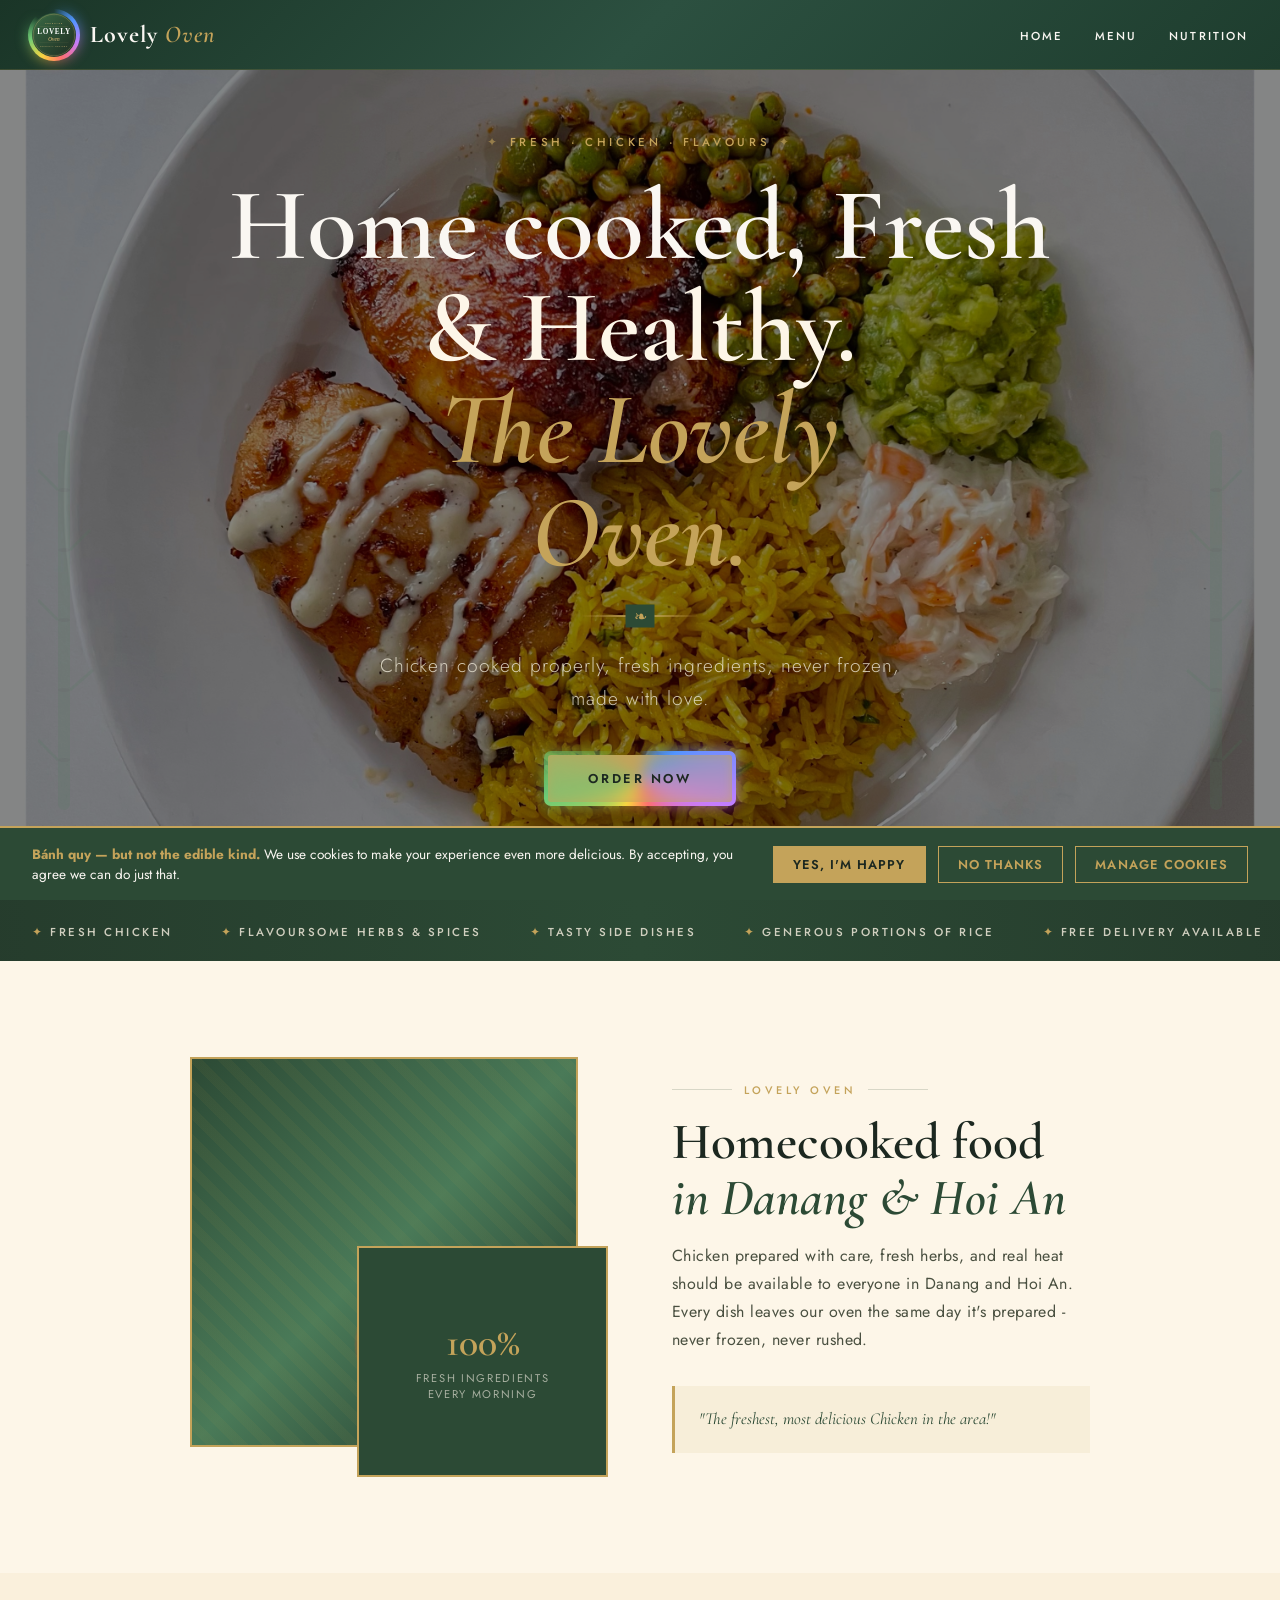
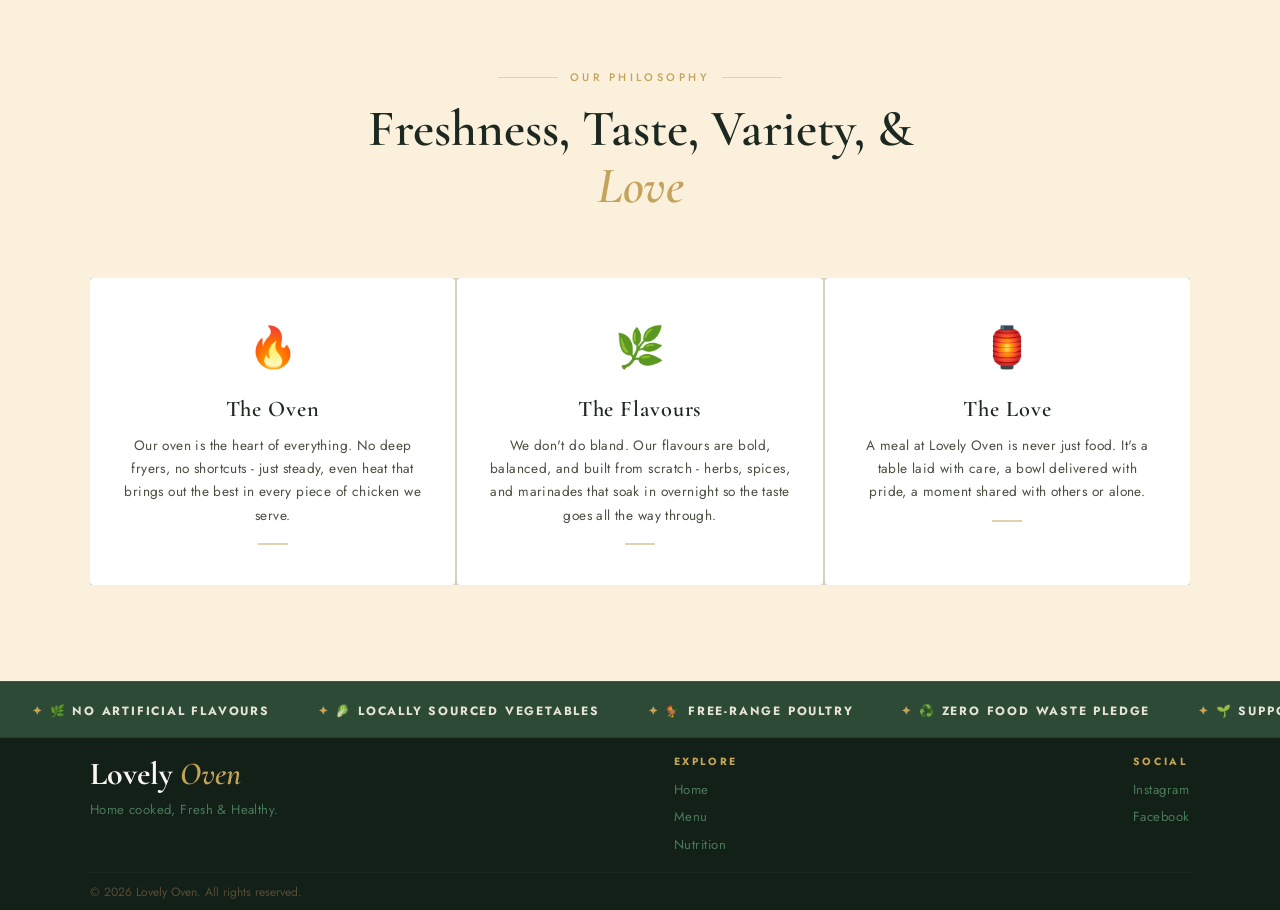
<file: index.html>
<!DOCTYPE html>
<html lang="en">
<head>
  <meta charset="UTF-8">
  <meta name="viewport" content="width=device-width, initial-scale=1.0">
  <title>Lovely Oven</title>
  <link rel="preconnect" href="https://fonts.googleapis.com">
  <link rel="preconnect" href="https://fonts.gstatic.com" crossorigin>
  <link href="https://fonts.googleapis.com/css2?family=Cormorant+Garamond:ital,wght@0,400;0,500;0,600;0,700;1,400;1,500;1,600&family=Jost:wght@300;400;500;600;700&display=swap" rel="stylesheet">
  <link rel="icon" type="image/svg+xml" href="favicon.svg">
  <link rel="stylesheet" href="styles.css">
</head>
<body>

<!-- ── Navigation ── -->
<nav>
  <a href="#" class="nav-logo">
    <span class="logo-ring"><img src="img/Logos/LovelyOvenLogo.svg" alt="Lovely Oven Logo" class="logo-img"></span>
    <span class="logo-text"><span class="logo-lovely">Lovely</span><span class="logo-oven"> Oven</span></span>
  </a>
  <ul class="nav-links">
    <li><a href="index.html">Home</a></li>
    <li><a href="menu.html">Menu</a></li>
    <li><a href="nutrition.html">Nutrition</a></li>
  </ul>
  <div class="hamburger" onclick="toggleMobile()" id="hamburger">
    <span></span><span></span><span></span>
  </div>
</nav>

<!-- ── Mobile Menu ── -->
<div class="mobile-menu" id="mobileMenu">
  <button class="close-btn" onclick="toggleMobile()">✕</button>
  <a href="index.html" onclick="toggleMobile()">Home</a>
  <a href="menu.html" onclick="toggleMobile()">Menu</a>
  <a href="nutrition.html" onclick="toggleMobile()">Nutrition</a>
</div>

<!-- ── Hero ── -->
<section class="hero" id="top">
  <div class="hero-bg"></div>

  <!-- Lanterns -->
  <div class="lanterns">
    <div class="lantern"><div class="lantern-string"></div><div class="lantern-body"></div></div>
    <div class="lantern"><div class="lantern-string"></div><div class="lantern-body" style="background:linear-gradient(135deg,#D4A843,#8B6A1A)"></div></div>
    <div class="lantern"><div class="lantern-string"></div><div class="lantern-body"></div></div>
    <div class="lantern"><div class="lantern-string"></div><div class="lantern-body" style="background:linear-gradient(135deg,#4A7C59,#1A3020)"></div></div>
    <div class="lantern"><div class="lantern-string"></div><div class="lantern-body"></div></div>
  </div>

  <!-- Bamboo -->
  <svg class="bamboo-left" viewBox="0 0 60 400" fill="none">
    <rect x="20" y="0" width="12" height="380" rx="6" fill="#4A7C59"/>
    <line x1="20" y1="60" x2="0" y2="40" stroke="#4A7C59" stroke-width="3"/>
    <line x1="32" y1="120" x2="52" y2="100" stroke="#4A7C59" stroke-width="3"/>
    <line x1="20" y1="190" x2="0" y2="170" stroke="#4A7C59" stroke-width="3"/>
    <line x1="32" y1="260" x2="55" y2="240" stroke="#4A7C59" stroke-width="3"/>
    <line x1="20" y1="330" x2="0" y2="310" stroke="#4A7C59" stroke-width="3"/>
    <ellipse cx="26" cy="60" rx="6" ry="2" fill="#3A5C45"/>
    <ellipse cx="26" cy="120" rx="6" ry="2" fill="#3A5C45"/>
    <ellipse cx="26" cy="190" rx="6" ry="2" fill="#3A5C45"/>
    <ellipse cx="26" cy="260" rx="6" ry="2" fill="#3A5C45"/>
    <ellipse cx="26" cy="330" rx="6" ry="2" fill="#3A5C45"/>
  </svg>
  <svg class="bamboo-right" viewBox="0 0 60 400" fill="none">
    <rect x="20" y="0" width="12" height="380" rx="6" fill="#4A7C59"/>
    <line x1="20" y1="60" x2="0" y2="40" stroke="#4A7C59" stroke-width="3"/>
    <line x1="32" y1="120" x2="52" y2="100" stroke="#4A7C59" stroke-width="3"/>
    <line x1="20" y1="190" x2="0" y2="170" stroke="#4A7C59" stroke-width="3"/>
    <line x1="32" y1="260" x2="55" y2="240" stroke="#4A7C59" stroke-width="3"/>
    <line x1="20" y1="330" x2="0" y2="310" stroke="#4A7C59" stroke-width="3"/>
    <ellipse cx="26" cy="60" rx="6" ry="2" fill="#3A5C45"/>
    <ellipse cx="26" cy="120" rx="6" ry="2" fill="#3A5C45"/>
    <ellipse cx="26" cy="190" rx="6" ry="2" fill="#3A5C45"/>
    <ellipse cx="26" cy="260" rx="6" ry="2" fill="#3A5C45"/>
    <ellipse cx="26" cy="330" rx="6" ry="2" fill="#3A5C45"/>
  </svg>

  <p class="hero-eyebrow">Fresh · Chicken · Flavours</p>
  <h1 class="hero-title">
    Home cooked, Fresh<br>
    <span class="accent-line">&amp; Healthy.</span>
    <span class="highlight">The Lovely<br>Oven.</span>
  </h1>
  <div class="hero-divider"></div>
  <p class="hero-sub">Chicken cooked properly, fresh ingredients, never frozen, made with love. </p>
  <div class="hero-cta">
    <span class="btn-ring"><a href="menu.html" class="btn-primary"><span>Order Now</span></a></span>
  </div>
</section>

<!-- ── Red Ticker Band ── -->
<div class="chili-band">
  <div class="chili-ticker" id="ticker">
    <span>Fresh Chicken</span>
    <span>Flavoursome herbs &amp; spices</span>
    <span>Tasty Side Dishes</span>
    <span>Generous portions of rice</span>
    <span>Free Delivery available</span>
    <span>Fresh Chicken</span>
    <span>Flavoursome herbs &amp; spices</span>
    <span>Tasty Side Dishes</span>
    <span>Generous portions of rice</span>
    <span>Free Delivery available</span>
  </div>
</div>

<!-- ── Welcome / Heritage Section ── -->
<section class="welcome-section" id="heritage">
  <div class="welcome-inner">
    <div class="welcome-visual">
      <div class="welcome-frame welcome-frame-1"></div>
      <div class="welcome-frame welcome-frame-2">
        <span class="stat-num">100%</span>
        <span class="stat-label">Fresh Ingredients<br>Every Morning</span>
      </div>
    </div>
    <div class="welcome-text">
      <p class="section-label">Lovely Oven</p>
      <h2 class="section-title">Homecooked food <br><span>in Danang & Hoi An</span></h2>
      <p class="section-body">Chicken prepared with care, fresh herbs, and real heat should be available to everyone in Danang and Hoi An. Every dish leaves our oven the same day it's prepared - never frozen, never rushed.</p>
      <div class="welcome-quote">
        <p>"The freshest, most delicious Chicken in the area!"</p>
      </div>
    </div>
  </div>
</section>

<!-- ── Philosophy / Food Section ── -->
<section class="philosophy-section" id="food">
  <div class="philosophy-inner">
    <div style="text-align:center; max-width:560px; margin:0 auto;">
      <p class="section-label" style="justify-content:center;">Our Philosophy</p>
      <h2 class="section-title" style="color:var(--ink);">Freshness, Taste, Variety, &amp;<br><em style="color:var(--accent)">Love</em></h2>
    </div>
    <div class="philosophy-grid">
      <div class="phil-card">
        <span class="phil-icon">🔥</span>
        <h3 class="phil-title">The Oven</h3>
        <p class="phil-body">Our oven is the heart of everything. No deep fryers, no shortcuts - just steady, even heat that brings out the best in every piece of chicken we serve.</p>
        <div class="phil-divider"></div>
      </div>
      <div class="phil-card">
        <span class="phil-icon">🌿</span>
        <h3 class="phil-title">The Flavours</h3>
        <p class="phil-body">We don't do bland. Our flavours are bold, balanced, and built from scratch - herbs, spices, and marinades that soak in overnight so the taste goes all the way through.</p>
        <div class="phil-divider"></div>
      </div>
      <div class="phil-card">
        <span class="phil-icon">🏮</span>
        <h3 class="phil-title">The Love</h3>
        <p class="phil-body">A meal at Lovely Oven is never just food. It's a table laid with care, a bowl delivered with pride, a moment shared with others or alone.</p>
        <div class="phil-divider"></div>
      </div>
    </div>
  </div>
</section>

<!-- ── Green Ticker Band ── -->
<div style="background:var(--olive-darker); padding:1rem 2rem; overflow:hidden; white-space:nowrap; border-top:1px solid rgba(196,163,90,0.15);">
  <div class="chili-ticker" style="animation-duration:25s;">
    <span style="font-size:0.75rem; font-weight:700; letter-spacing:0.15em; text-transform:uppercase; color:rgba(250,243,232,0.9);">🌿 No artificial flavours</span>
    <span style="font-size:0.75rem; font-weight:700; letter-spacing:0.15em; text-transform:uppercase; color:rgba(250,243,232,0.9);">🥬 Locally sourced vegetables</span>
    <span style="font-size:0.75rem; font-weight:700; letter-spacing:0.15em; text-transform:uppercase; color:rgba(250,243,232,0.9);">🐓 Free-range poultry</span>
    <span style="font-size:0.75rem; font-weight:700; letter-spacing:0.15em; text-transform:uppercase; color:rgba(250,243,232,0.9);">♻️ Zero food waste pledge</span>
    <span style="font-size:0.75rem; font-weight:700; letter-spacing:0.15em; text-transform:uppercase; color:rgba(250,243,232,0.9);">🌱 Supporting local farmers</span>
    <span style="font-size:0.75rem; font-weight:700; letter-spacing:0.15em; text-transform:uppercase; color:rgba(250,243,232,0.9);">🌿 No artificial flavours</span>
    <span style="font-size:0.75rem; font-weight:700; letter-spacing:0.15em; text-transform:uppercase; color:rgba(250,243,232,0.9);">🥬 Locally sourced vegetables</span>
    <span style="font-size:0.75rem; font-weight:700; letter-spacing:0.15em; text-transform:uppercase; color:rgba(250,243,232,0.9);">🐓 Free-range poultry</span>
    <span style="font-size:0.75rem; font-weight:700; letter-spacing:0.15em; text-transform:uppercase; color:rgba(250,243,232,0.9);">♻️ Zero food waste pledge</span>
    <span style="font-size:0.75rem; font-weight:700; letter-spacing:0.15em; text-transform:uppercase; color:rgba(250,243,232,0.9);">🌱 Supporting local farmers</span>
  </div>
</div>

<!-- ── Footer ── -->
<footer>
  <div class="footer-inner">
    <div class="footer-top">
      <div class="footer-brand">
        <div class="brand-name"><span class="logo-lovely">Lovely</span><span class="logo-oven"> Oven</span></div>
        <p>Home cooked, Fresh & Healthy.</p>
      </div>
      <div class="footer-links">
        <h4>Explore</h4>
        <ul>
          <li><a href="index.html">Home</a></li>
          <li><a href="menu.html">Menu</a></li>
          <li><a href="nutrition.html">Nutrition</a></li>
        </ul>
      </div>

      <div class="footer-links">
        <h4>Social</h4>
        <ul>
          <li><a href="#">Instagram</a></li>
          <li><a href="https://web.facebook.com/Lovelyovendanang">Facebook</a></li>
        </ul>
      </div>
    </div>
    <div class="footer-bottom">
      <p>© 2026 Lovely Oven. All rights reserved.</p>
    </div>
  </div>
</footer>

<!-- ── Scroll to Top Button ── -->
<button class="scroll-top" id="scrollTop" onclick="window.scrollTo({top:0,behavior:'smooth'})">↑</button>

<!-- ── Cookie Banner ── -->
<div class="cookie-banner" id="cookieBanner">
  <p><strong>Bánh quy — but not the edible kind.</strong> We use cookies to make your experience even more delicious. By accepting, you agree we can do just that.</p>
  <div class="cookie-btns">
    <button class="cookie-btn accept" onclick="dismissCookie()">Yes, I'm Happy</button>
    <button class="cookie-btn" onclick="dismissCookie()">No Thanks</button>
    <button class="cookie-btn" onclick="dismissCookie()">Manage Cookies</button>
  </div>
</div>

<!-- ── Navigation Popup ── -->
<div class="popup-overlay" id="popup">
  <div class="popup-box">
    <button class="popup-close" onclick="closePopup()">✕</button>
    <p class="popup-eyebrow">Navigation</p>
    <h2 class="popup-title">Where would you like to go?</h2>
    <p class="popup-body">Explore the stories, food, and people that make Lovely Oven what it is.</p>
    <ul class="popup-nav">
      <li><a href="index.html" onclick="closePopup()">Home</a></li>
      <li><a href="menu.html" onclick="closePopup()">Menu</a></li>
      <li><a href="nutrition.html" onclick="closePopup()">Nutrition</a></li>
    </ul>
  </div>
</div>

<script src="script.js"></script>
</body>
</html>
</file>
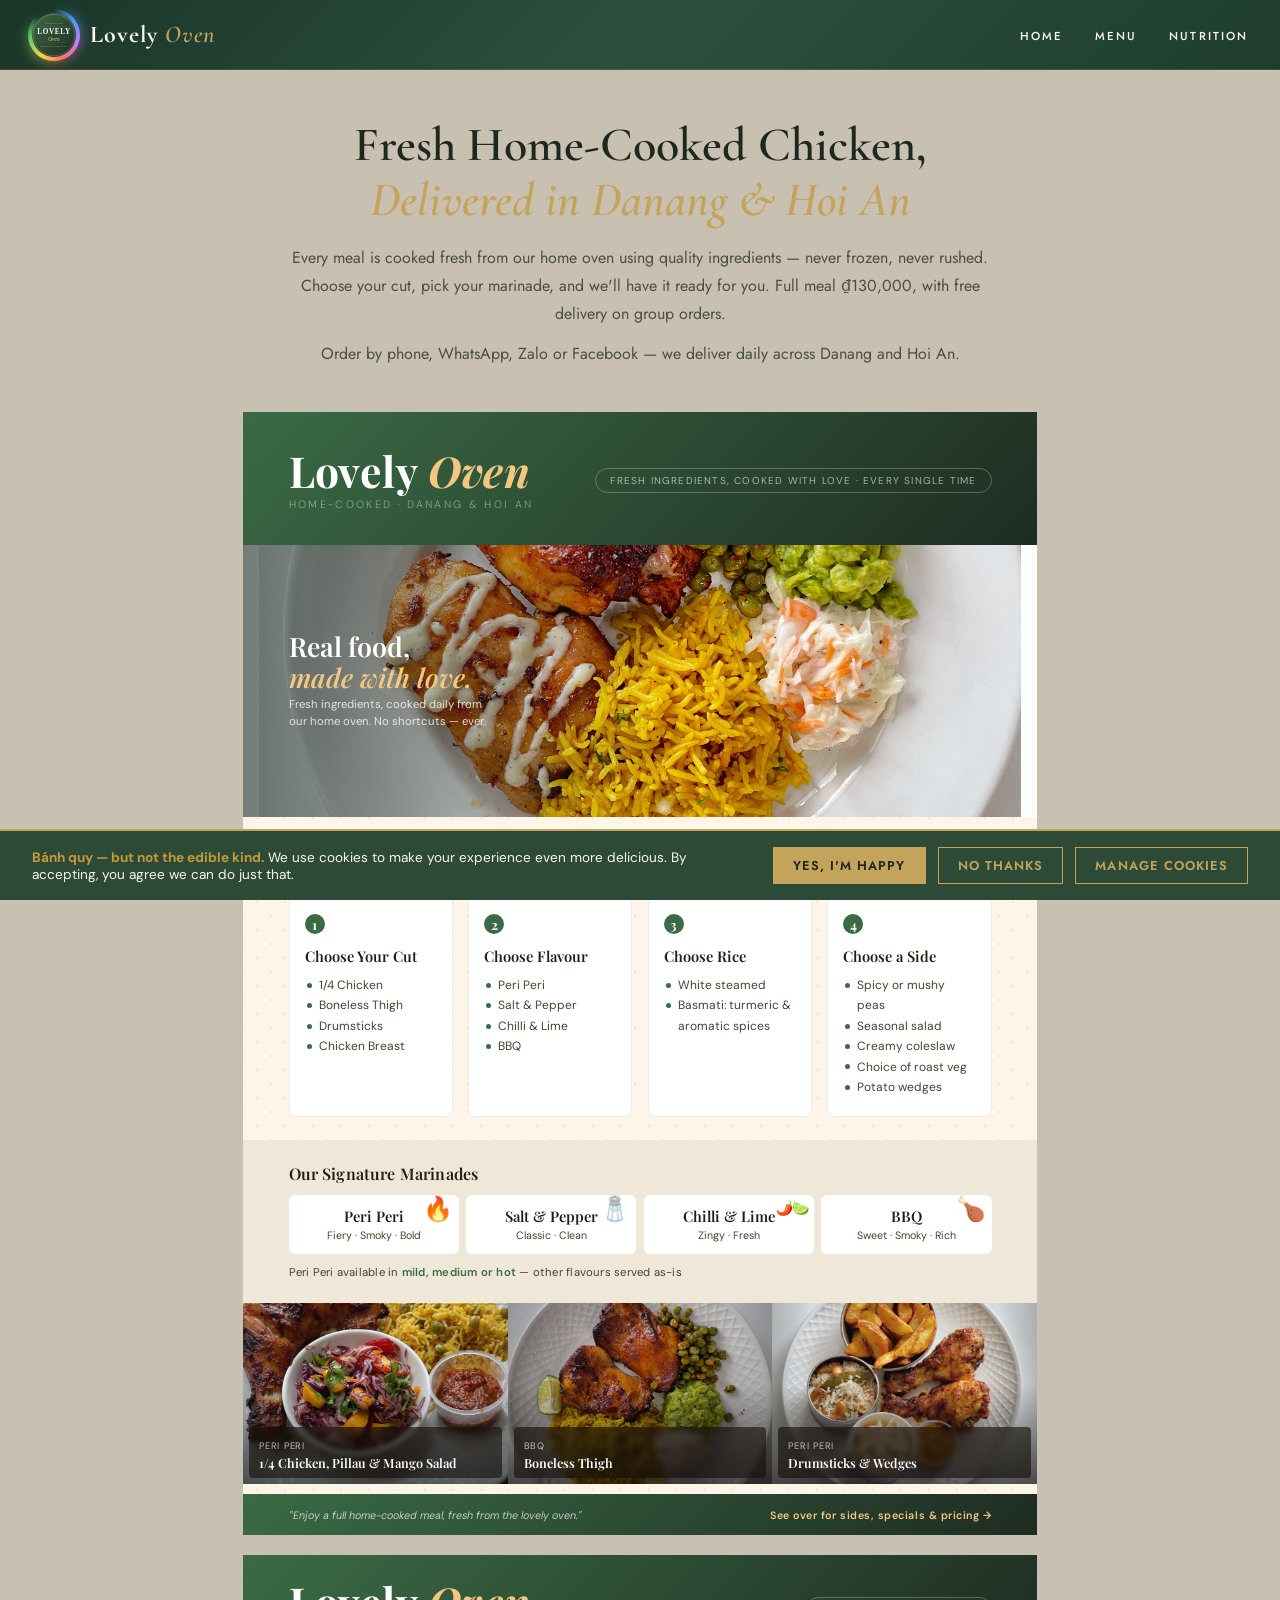
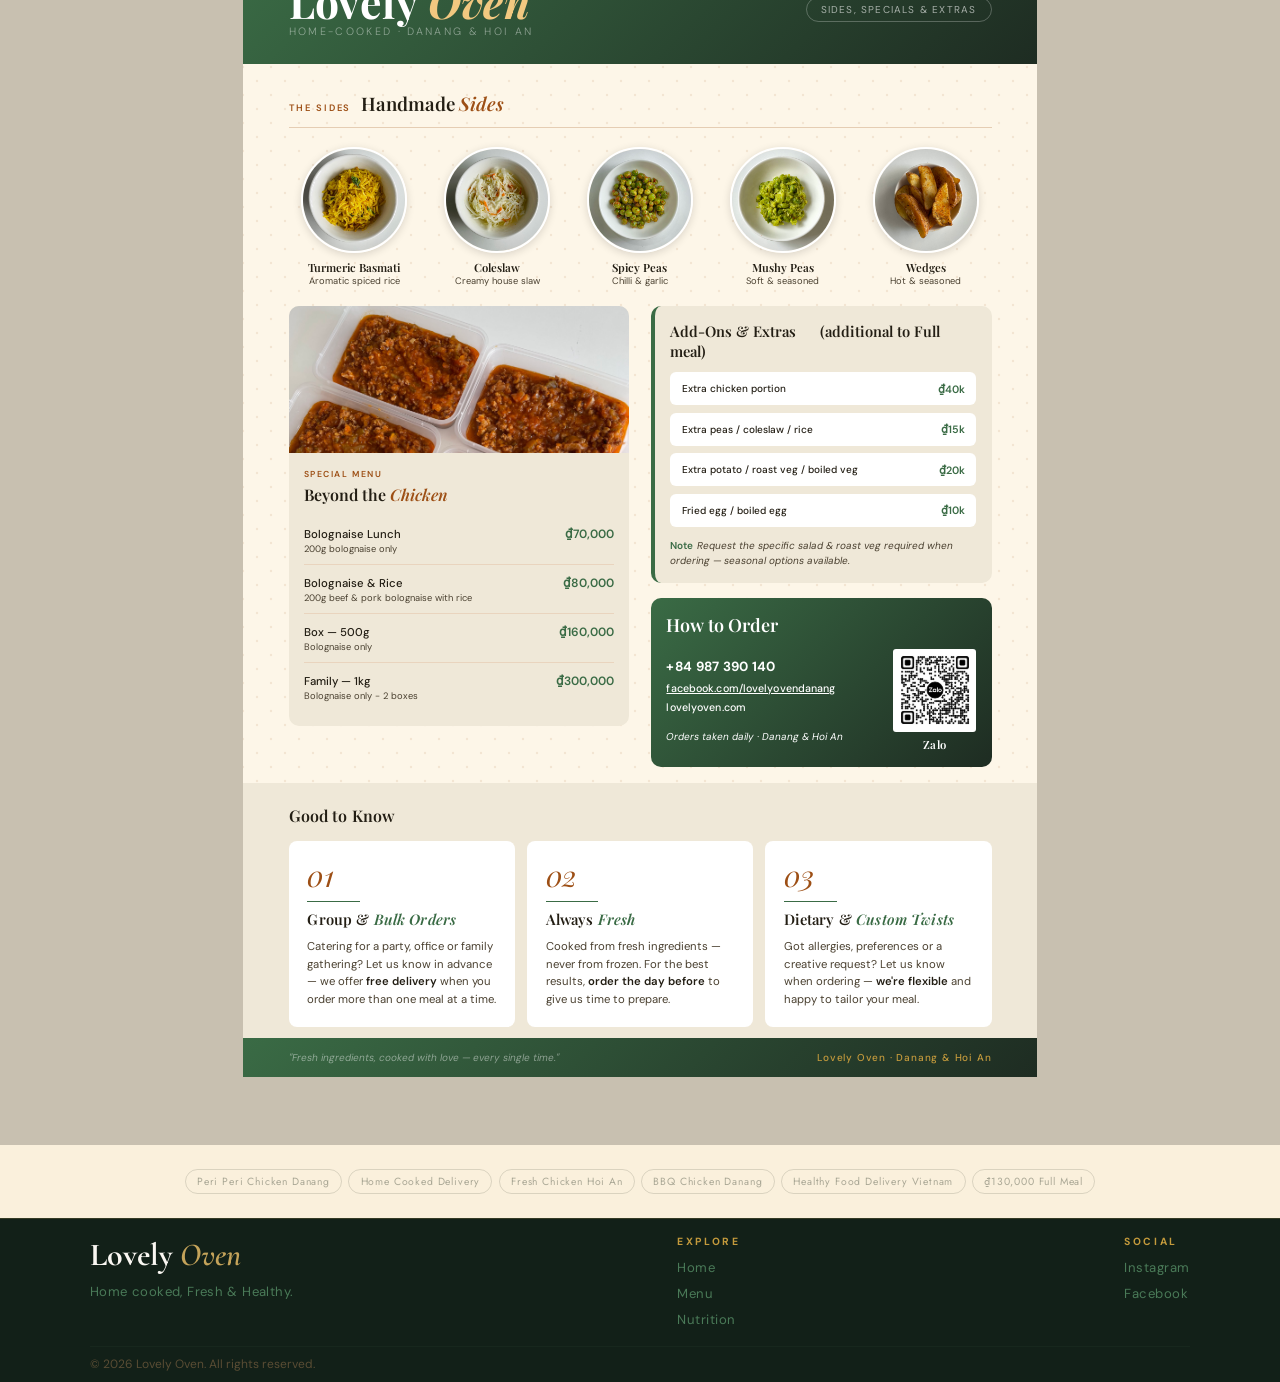
<file: menu.html>
<!DOCTYPE html>
<html lang="en">
<head>
  <meta charset="UTF-8">
  <meta name="viewport" content="width=device-width, initial-scale=1.0">
  <title>Menu — Lovely Oven</title>
  <link rel="preconnect" href="https://fonts.googleapis.com">
  <link rel="preconnect" href="https://fonts.gstatic.com" crossorigin>
  <link href="https://fonts.googleapis.com/css2?family=Cormorant+Garamond:ital,wght@0,400;0,500;0,600;0,700;1,400;1,500;1,600&family=DM+Sans:wght@300;400;500;600&family=Playfair+Display:ital,wght@0,400;0,600;0,700;1,400;1,600&family=Jost:wght@300;400;500;600;700&display=swap" rel="stylesheet">
  <link rel="icon" type="image/svg+xml" href="favicon.svg">
  <link rel="stylesheet" href="styles.css">
  <link rel="stylesheet" href="menu.css">
</head>
<body>

<!-- ── Navigation ── -->
<nav>
  <a href="index.html" class="nav-logo">
    <span class="logo-ring"><img src="img/Logos/LovelyOvenLogo.svg" alt="Lovely Oven Logo" class="logo-img"></span>
    <span class="logo-text"><span class="logo-lovely">Lovely</span><span class="logo-oven"> Oven</span></span>
  </a>
  <ul class="nav-links">
    <li><a href="index.html">Home</a></li>
    <li><a href="menu.html">Menu</a></li>
    <li><a href="nutrition.html">Nutrition</a></li>
  </ul>
  <div class="hamburger" onclick="toggleMobile()" id="hamburger">
    <span></span><span></span><span></span>
  </div>
</nav>

<!-- ── Mobile Menu ── -->
<div class="mobile-menu" id="mobileMenu">
  <button class="close-btn" onclick="toggleMobile()">✕</button>
  <a href="index.html" onclick="toggleMobile()">Home</a>
  <a href="menu.html" onclick="toggleMobile()">Menu</a>
  <a href="nutrition.html" onclick="toggleMobile()">Nutrition</a>
</div>

<!-- ── Menu Content ── -->
<div class="menu-page-wrapper">

<div class="menu-intro">
  <h1>Fresh Home-Cooked Chicken,<br><em>Delivered in Danang &amp; Hoi An</em></h1>
  <p>Every meal is cooked fresh from our home oven using quality ingredients — never frozen, never rushed. Choose your cut, pick your marinade, and we'll have it ready for you. Full meal ₫130,000, with free delivery on group orders.</p>
  <p>Order by phone, WhatsApp, Zalo or Facebook — we deliver daily across Danang and Hoi An.</p>
</div>

<!-- ═══════════ PAGE 1 — FRONT ═══════════ -->
<div class="page">

  <!-- Header -->
  <div class="p1-header">
    <div>
      <div class="brand-name" style="font-size: 42.6667px">Lovely <em><span style="color: rgb(242, 200, 128); font-size: 42.66px">Oven</span></em></div>
      <div class="brand-sub">Home-cooked · Danang &amp; Hoi An</div>
    </div>
    <div class="header-badge" style="padding: 5px 14px">FRESH INGREDIENTS, COOKED WITH LOVE · EVERY SINGLE TIME</div>
  </div>

  <!-- Hero photo -->
  <div class="p1-hero">
    <img src="img/menu/menu-top.jpg" alt="Chicken plate with sides">
    <div class="p1-hero-overlay" style="background:linear-gradient(to right,rgba(30,44,34,0.62) 0%,rgba(30,44,34,0.0) 55%)"></div>
    <div class="p1-hero-text">
      <h2>Real food,<br><em>made with love.</em></h2>
      <p>Fresh ingredients, cooked daily from our home oven. No shortcuts — ever.</p>
    </div>
  </div>

  <!-- Build your meal steps -->
  <div class="p1-steps">
    <div class="steps-header">
      <span class="steps-label">How to order</span>
      <span class="steps-title">Build Your <em>Perfect Meal</em></span>
      <span style="margin-left:auto;background:var(--terra);color:#fff;font-size:8pt;font-weight:600;padding:4px 12px;border-radius:40px;white-space:nowrap;-webkit-print-color-adjust:exact;print-color-adjust:exact;">Full meal — ₫130,000</span>
    </div>
    <div class="steps-grid">
      <div class="step-card">
        <div class="step-num">1</div>
        <div class="step-title">Choose Your Cut</div>
        <ul class="step-options">
          <li>1/4 Chicken</li>
          <li>Boneless Thigh</li>
          <li>Drumsticks</li>
          <li>Chicken Breast</li>
        </ul>
      </div>
      <div class="step-card">
        <div class="step-num">2</div>
        <div class="step-title">Choose Flavour</div>
        <ul class="step-options">
          <li>Peri Peri</li>
          <li>Salt &amp; Pepper</li>
          <li>Chilli &amp; Lime</li>
          <li>BBQ</li>
        </ul>
      </div>
      <div class="step-card">
        <div class="step-num">3</div>
        <div class="step-title">Choose Rice</div>
        <ul class="step-options">
          <li>White steamed</li>
          <li>Basmati: turmeric &amp; aromatic spices</li>
        </ul>
      </div>
      <div class="step-card">
        <div class="step-num">4</div>
        <div class="step-title">Choose a Side</div>
        <ul class="step-options">
          <li>Spicy or mushy peas</li>
          <li>Seasonal salad</li>
          <li>Creamy coleslaw</li>
          <li>Choice of roast veg</li>
          <li>Potato wedges&nbsp;</li>
        </ul>
      </div>
    </div>
  </div>

  <!-- Flavours band -->
  <div class="p1-flavours">
    <div class="flavours-label">Our Signature Marinades</div>
    <div class="flavours-row">
      <div class="flavour-card">
        <span class="flavour-icon">🔥</span>
        <span class="flavour-name">Peri Peri</span>
        <span class="flavour-note">Fiery · Smoky · Bold</span>
      </div>
      <div class="flavour-card">
        <span class="flavour-icon">🧂</span>
        <span class="flavour-name">Salt &amp; Pepper</span>
        <span class="flavour-note">Classic · Clean</span>
      </div>
      <div class="flavour-card">
        <span class="flavour-icon flavour-icon-pair">🌶️🍋‍🟩</span>
        <span class="flavour-name">Chilli &amp; Lime</span>
        <span class="flavour-note">Zingy · Fresh</span>
      </div>
      <div class="flavour-card">
        <span class="flavour-icon">🍗</span>
        <span class="flavour-name">BBQ</span>
        <span class="flavour-note">Sweet · Smoky · Rich</span>
      </div>
    </div>
    <div class="spice-note">Peri Peri available in <span>mild, medium or hot</span> — other flavours served as-is</div>
  </div>

  <!-- Meal photos -->
  <div class="p1-meals">
    <div class="meal-photo">
      <img src="img/menu/6727ca01.jpg" alt="Chicken Pillau Mango Salad">
      <div class="meal-photo-overlay" style="background-position: center center; background-size: auto; margin: 1px 0px 0px"></div>
      <div class="meal-photo-label">
        <span>Peri Peri</span>
        <strong>1/4 Chicken, Pillau &amp; Mango Salad</strong>
      </div>
    </div>
    <div class="meal-photo">
      <img src="img/menu/e4c199f5.jpg" alt="Boneless chicken thigh with 3 sides and pilau rice">
      <div class="meal-photo-overlay"></div>
      <div class="meal-photo-label">
        <span>BBQ</span>
        <strong>Boneless Thigh</strong>
      </div>
    </div>
    <div class="meal-photo">
      <img src="img/menu/67523121.jpg" alt="Peri Peri drumsticks with wedges, coleslaw, pilau rice and peri peri sauce">
      <div class="meal-photo-overlay"></div>
      <div class="meal-photo-label">
        <span>Peri Peri</span>
        <strong>Drumsticks &amp; Wedges</strong>
      </div>
    </div>
  </div>

  <!-- Bottom tagline -->
  <div class="p1-tagline">
    <p>"Enjoy a full home-cooked meal, fresh from the lovely oven."</p>
    <strong>See over for sides, specials &amp; pricing →</strong>
  </div>

</div><!-- end page 1 -->


<!-- ═══════════ PAGE 2 — BACK ═══════════ -->
<div class="page">

  <!-- Header -->
  <div class="p2-header">
    <div>
      <div class="p2-header-brand" style="font-size: 42.6667px">Lovely <em><span style="color: rgb(242, 200, 128); font-size: 42.66px">Oven</span></em></div>
      <div class="brand-sub" style="margin: 0px">Home-cooked · Danang &amp; Hoi An</div>
    </div>
    <div class="header-badge" style="padding: 5px 14px">SIDES, SPECIALS &amp; EXTRAS</div>
  </div>

  <!-- Sides -->
  <div class="p2-sides">
    <div class="sec-header">
      <span class="sec-label">The sides</span>
      <span class="sec-title">Handmade <em>Sides</em></span>
    </div>
    <div class="sides-grid">
      <div class="side-item">
        <div class="side-circle">
          <img src="img/menu/23b6f5e8.jpg" alt="Basmati rice">
        </div>
        <div class="side-name">Turmeric Basmati</div>
        <div class="side-sub">Aromatic spiced rice</div>
      </div>
      <div class="side-item">
        <div class="side-circle">
          <img src="img/menu/838a753b.jpg" alt="Coleslaw">
        </div>
        <div class="side-name">Coleslaw</div>
        <div class="side-sub">Creamy house slaw</div>
      </div>
      <div class="side-item">
        <div class="side-circle">
          <img src="img/menu/ea4824e8.jpg" alt="Spicy peas">
        </div>
        <div class="side-name">Spicy Peas</div>
        <div class="side-sub">Chilli &amp; garlic</div>
      </div>
      <div class="side-item">
        <div class="side-circle">
          <img src="img/menu/35dd8e24.jpg" alt="Mushy peas">
        </div>
        <div class="side-name">Mushy Peas</div>
        <div class="side-sub">Soft &amp; seasoned</div>
      </div>
      <div class="side-item">
        <div class="side-circle">
          <img src="img/menu/0fcf83ac.jpg" alt="Potato wedges">
        </div>
        <div class="side-name">Wedges</div>
        <div class="side-sub">Hot &amp; seasoned</div>
      </div>
    </div>
  </div>

  <!-- Two-column section -->
  <div class="p2-cols">

    <!-- Special menu left col -->
    <div>
      <div class="special-card">
        <div class="special-photo">
          <img src="img/menu/7475fafa.jpg" alt="Homemade bolognaise meal prep">
        </div>
        <div class="special-body">
          <div class="special-sec-label">Special Menu</div>
          <div class="special-title">Beyond the <em>Chicken</em></div>

          <div class="price-row">
            <div>
              <div class="price-item-name">Bolognaise Lunch</div>
              <span class="price-item-desc">200g bolognaise only</span>
            </div>
            <div class="price-amount">₫70,000</div>
          </div>
          <div class="price-row">
            <div>
              <div class="price-item-name">Bolognaise &amp; Rice</div>
              <span class="price-item-desc">200g beef &amp; pork bolognaise with rice</span>
            </div>
            <div class="price-amount">₫80,000</div>
          </div>
          <div class="price-row">
            <div>
              <div class="price-item-name">Box — 500g</div>
              <span class="price-item-desc">Bolognaise only&nbsp;</span>
            </div>
            <div class="price-amount">₫160,000</div>
          </div>
          <div class="price-row">
            <div>
              <div class="price-item-name">Family — 1kg</div>
              <span class="price-item-desc">Bolognaise only - 2 boxes</span>
            </div>
            <div class="price-amount">₫300,000</div>
          </div>
        </div>
      </div>
    </div>

    <!-- Right col: extras + cookies + contact -->
    <div class="right-col">

      <div class="extras-card">
        <div class="extras-title">Add-Ons &amp; Extras&nbsp; &nbsp; &nbsp;&nbsp;(additional to Full meal)</div>
        <div class="extras-grid">
          <div class="extra-row">
            <span class="extra-name">Extra chicken portion</span>
            <span class="extra-price">₫40k</span>
          </div>
          <div class="extra-row">
            <span class="extra-name">Extra peas / coleslaw / rice</span>
            <span class="extra-price">₫15k</span>
          </div>
          <div class="extra-row">
            <span class="extra-name">Extra potato / roast veg / boiled veg</span>
            <span class="extra-price">₫20k</span>
          </div>
          <div class="extra-row">
            <span class="extra-name">Fried egg / boiled egg
</span>
            <span class="extra-price">₫10k</span>
          </div>
        </div>
        <div class="extras-note"><strong>Note</strong>Request the specific salad &amp; roast veg required when ordering — seasonal options available.</div>
      </div>

      <div class="contact-card">
        <h4 style="font-size: 18px">How to Order</h4>
        <div class="contact-card-body">
          <div class="contact-line"><strong>+84 987 390 140</strong><br>
            <a href="https://web.facebook.com/Lovelyovendanang" class="contact-link">facebook.com/lovelyovendanang</a><br>
            <span class="contact-link">lovelyoven.com</span><br>
            <span class="contact-sub" style="color: rgb(255, 255, 255); margin: 10px 0px 0px">Orders taken daily · Danang &amp; Hoi An</span>
          </div>
          <div class="contact-qr">
            <div class="contact-qr-box"><img src="img/menu/e6158562.png" alt="Zalo QR"></div>
            <div class="contact-qr-label" style="color: rgb(255, 255, 255)">Zalo</div>
          </div>
        </div>
      </div>

    </div>
  </div>

  <!-- Bottom info band -->
  <div class="p2-info-band">
    <div class="info-band-label">Good to Know</div>
    <div class="info-band-row">

      <div class="info-tile">
        <div class="info-tile-num">01</div>
        <div class="info-tile-rule"></div>
        <div class="info-tile-title">Group &amp; <em>Bulk Orders</em></div>
        <div class="info-tile-body">Catering for a party, office or family gathering? Let us know in advance — we offer <strong>free delivery</strong> when you order more than one meal at a time.</div>
      </div>

      <div class="info-tile">
        <div class="info-tile-num">02</div>
        <div class="info-tile-rule"></div>
        <div class="info-tile-title">Always <em>Fresh</em></div>
        <div class="info-tile-body">Cooked from fresh ingredients — never from frozen. For the best results, <strong>order the day before</strong> to give us time to prepare.</div>
      </div>

      <div class="info-tile">
        <div class="info-tile-num">03</div>
        <div class="info-tile-rule"></div>
        <div class="info-tile-title">Dietary &amp; <em>Custom Twists</em></div>
        <div class="info-tile-body">Got allergies, preferences or a creative request? Let us know when ordering — <strong>we're flexible</strong> and happy to tailor your meal.</div>
      </div>

    </div>
  </div>

  <!-- Footer -->
  <div class="p2-footer">
    <p>"Fresh ingredients, cooked with love — every single time."</p>
    <strong>Lovely Oven · Danang &amp; Hoi An</strong>
  </div>

</div><!-- end page 2 -->
</div>

<!-- ── SEO Tags ── -->
<div class="menu-tags-footer">
  <span class="menu-tag">Peri Peri Chicken Danang</span>
  <span class="menu-tag">Home Cooked Delivery</span>
  <span class="menu-tag">Fresh Chicken Hoi An</span>
  <span class="menu-tag">BBQ Chicken Danang</span>
  <span class="menu-tag">Healthy Food Delivery Vietnam</span>
  <span class="menu-tag">₫130,000 Full Meal</span>
</div>

<!-- ── Footer ── -->
<footer>
  <div class="footer-inner">
    <div class="footer-top">
      <div class="footer-brand">
        <div class="brand-name"><span class="logo-lovely">Lovely</span><span class="logo-oven"> Oven</span></div>
        <p>Home cooked, Fresh &amp; Healthy.</p>
      </div>
      <div class="footer-links">
        <h4>Explore</h4>
        <ul>
          <li><a href="index.html">Home</a></li>
          <li><a href="menu.html">Menu</a></li>
          <li><a href="nutrition.html">Nutrition</a></li>
        </ul>
      </div>
      <div class="footer-links">
        <h4>Social</h4>
        <ul>
          <li><a href="#">Instagram</a></li>
          <li><a href="https://web.facebook.com/Lovelyovendanang">Facebook</a></li>
        </ul>
      </div>
    </div>
    <div class="footer-bottom">
      <p>© 2026 Lovely Oven. All rights reserved.</p>
    </div>
  </div>
</footer>

<!-- ── Scroll to Top Button ── -->
<button class="scroll-top" id="scrollTop" onclick="window.scrollTo({top:0,behavior:'smooth'})">↑</button>

<!-- ── Cookie Banner ── -->
<div class="cookie-banner" id="cookieBanner">
  <p><strong>Bánh quy — but not the edible kind.</strong> We use cookies to make your experience even more delicious. By accepting, you agree we can do just that.</p>
  <div class="cookie-btns">
    <button class="cookie-btn accept" onclick="dismissCookie()">Yes, I'm Happy</button>
    <button class="cookie-btn" onclick="dismissCookie()">No Thanks</button>
    <button class="cookie-btn" onclick="dismissCookie()">Manage Cookies</button>
  </div>
</div>

<script src="script.js"></script>
</body>
</html>
</file>
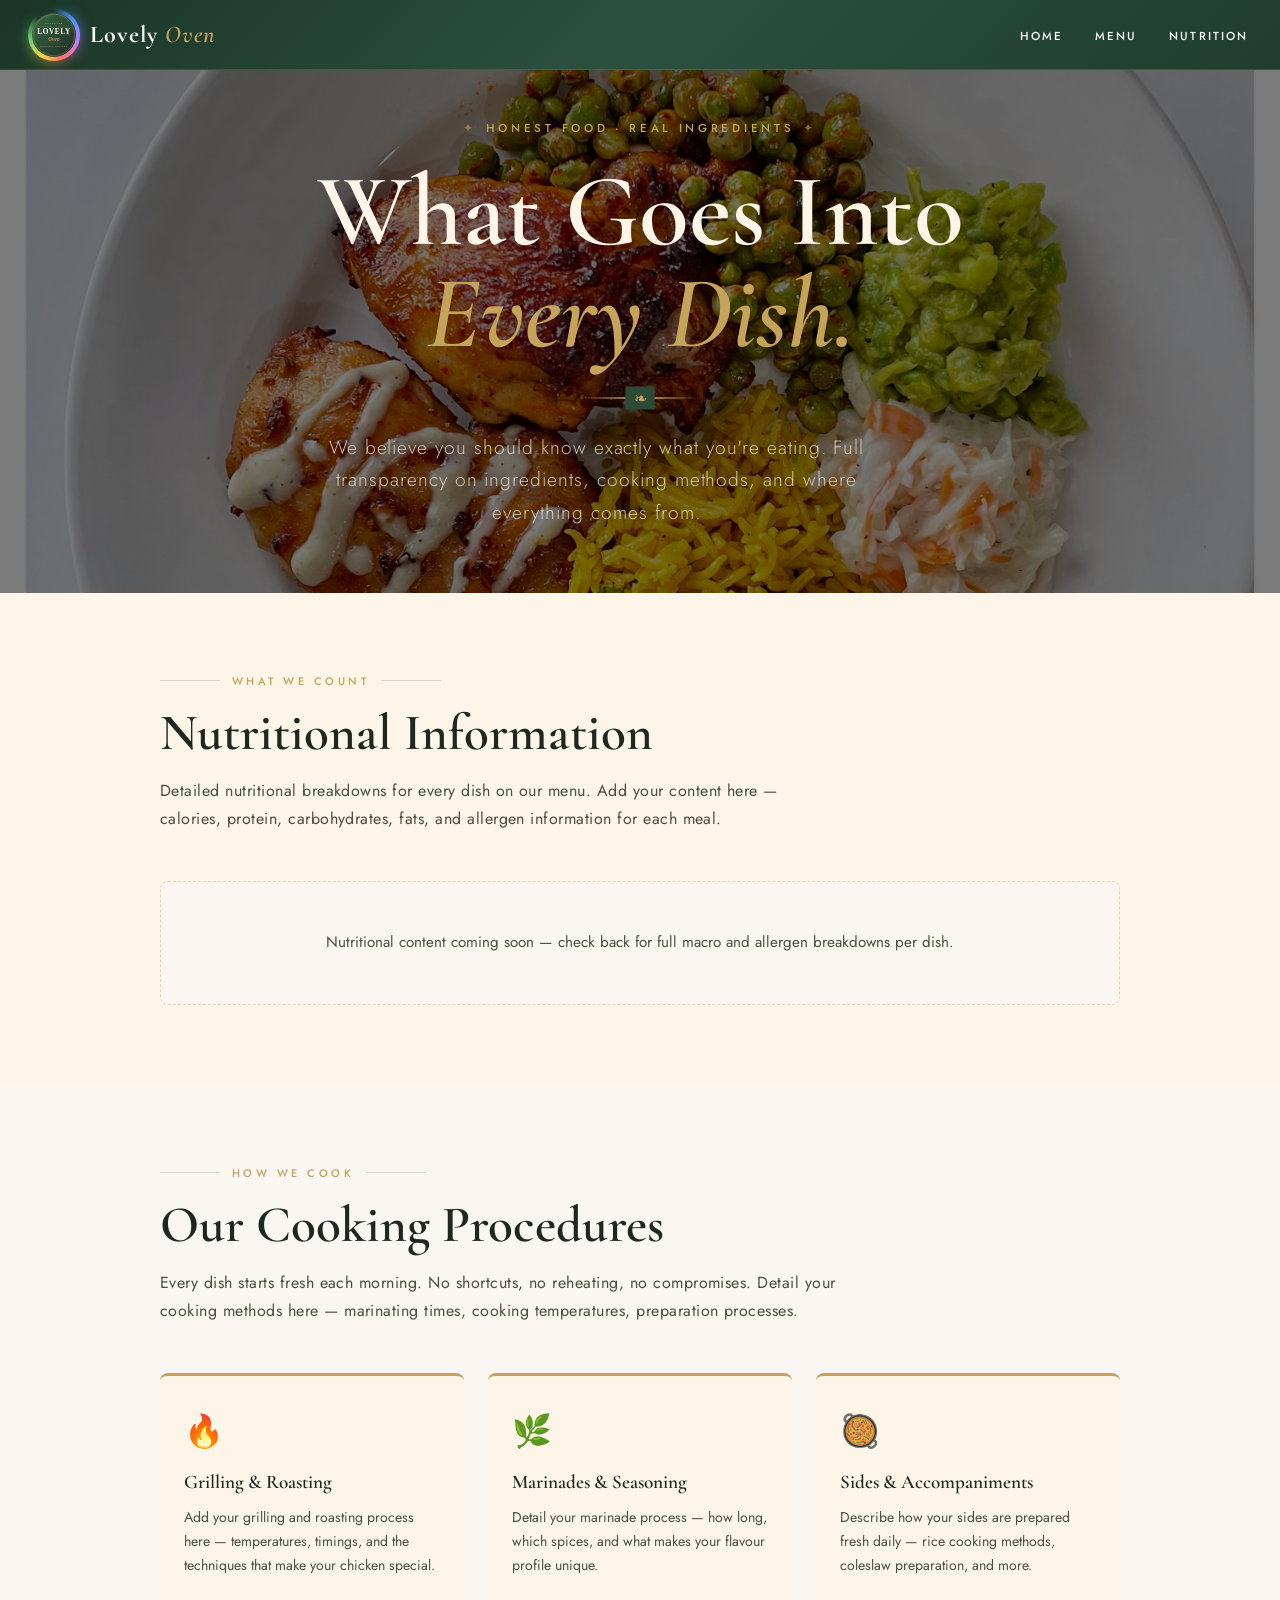
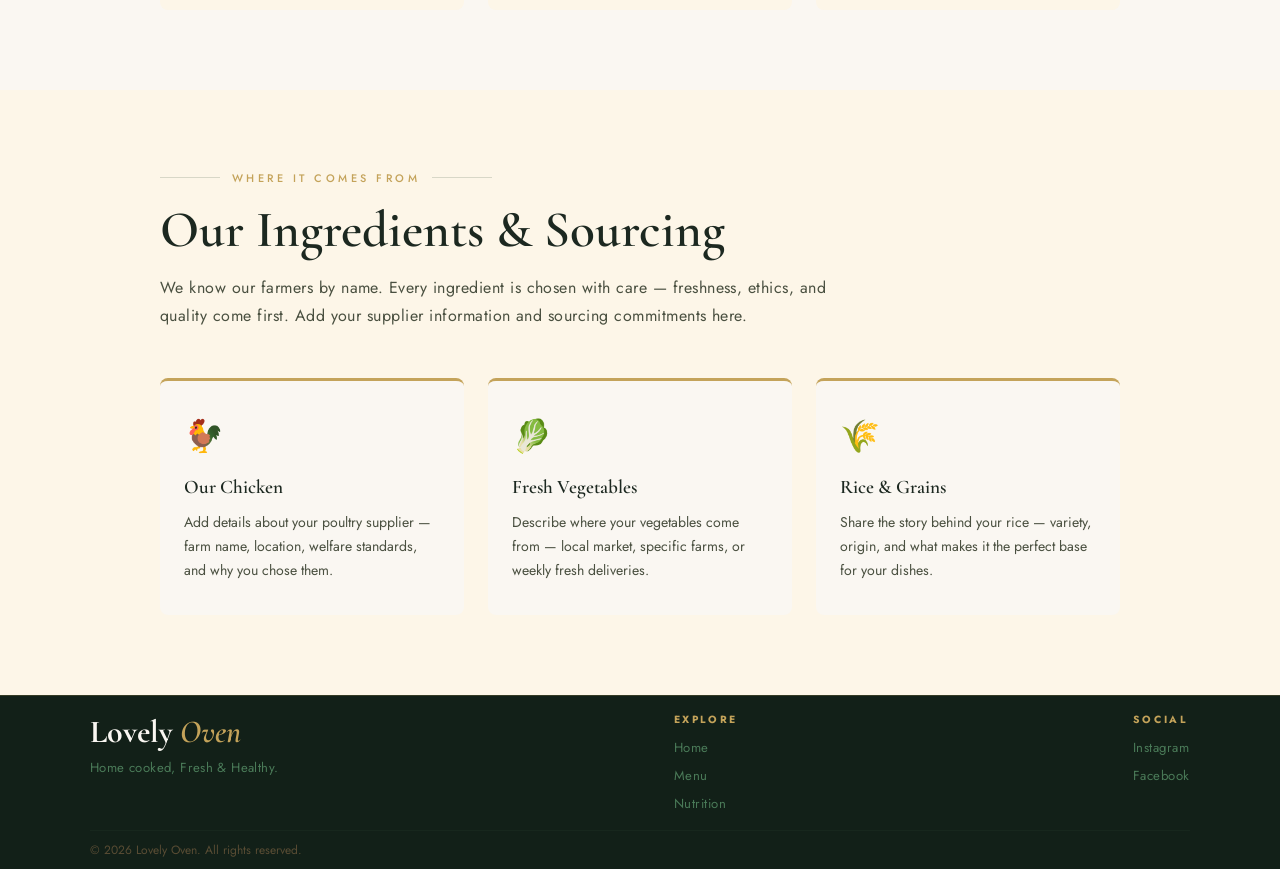
<file: nutrition.html>
<!DOCTYPE html>
<html lang="en">
<head>
  <meta charset="UTF-8">
  <meta name="viewport" content="width=device-width, initial-scale=1.0">
  <title>Nutrition — Lovely Oven</title>
  <link rel="preconnect" href="https://fonts.googleapis.com">
  <link rel="preconnect" href="https://fonts.gstatic.com" crossorigin>
  <link href="https://fonts.googleapis.com/css2?family=Cormorant+Garamond:ital,wght@0,400;0,500;0,600;0,700;1,400;1,500;1,600&family=Jost:wght@300;400;500;600;700&display=swap" rel="stylesheet">
  <link rel="icon" type="image/svg+xml" href="favicon.svg">
  <link rel="stylesheet" href="styles.css">
</head>
<body>

<!-- ── Navigation ── -->
<nav>
  <a href="index.html" class="nav-logo">
    <span class="logo-ring"><img src="img/Logos/LovelyOvenLogo.svg" alt="Lovely Oven Logo" class="logo-img"></span>
    <span class="logo-text"><span class="logo-lovely">Lovely</span><span class="logo-oven"> Oven</span></span>
  </a>
  <ul class="nav-links">
    <li><a href="index.html">Home</a></li>
    <li><a href="menu.html">Menu</a></li>
    <li><a href="nutrition.html">Nutrition</a></li>
  </ul>
  <div class="hamburger" onclick="toggleMobile()" id="hamburger">
    <span></span><span></span><span></span>
  </div>
</nav>

<!-- ── Mobile Menu ── -->
<div class="mobile-menu" id="mobileMenu">
  <button class="close-btn" onclick="toggleMobile()">✕</button>
  <a href="index.html" onclick="toggleMobile()">Home</a>
  <a href="menu.html" onclick="toggleMobile()">Menu</a>
  <a href="nutrition.html" onclick="toggleMobile()">Nutrition</a>
</div>

<!-- ── Page Hero ── -->
<section class="nutrition-hero">
  <div class="nutrition-hero-overlay"></div>
  <div class="nutrition-hero-content">
    <p class="hero-eyebrow">Honest Food · Real Ingredients</p>
    <h1 class="hero-title"><span class="accent-line">What Goes Into</span><span class="highlight"> Every Dish.</span></h1>
    <div class="hero-divider"></div>
    <p class="hero-sub">We believe you should know exactly what you're eating. Full transparency on ingredients, cooking methods, and where everything comes from.</p>
  </div>
</section>

<!-- ── Nutritional Information ── -->
<section class="nutri-section">
  <div class="nutri-inner">
    <p class="section-label">What We Count</p>
    <h2 class="section-title">Nutritional <span>Information</span></h2>
    <p class="section-body">Detailed nutritional breakdowns for every dish on our menu. Add your content here — calories, protein, carbohydrates, fats, and allergen information for each meal.</p>

    <div class="nutri-placeholder">
      <p>Nutritional content coming soon — check back for full macro and allergen breakdowns per dish.</p>
    </div>
  </div>
</section>

<!-- ── Cooking Procedures ── -->
<section class="nutri-section nutri-section--alt">
  <div class="nutri-inner">
    <p class="section-label">How We Cook</p>
    <h2 class="section-title">Our Cooking <span>Procedures</span></h2>
    <p class="section-body">Every dish starts fresh each morning. No shortcuts, no reheating, no compromises. Detail your cooking methods here — marinating times, cooking temperatures, preparation processes.</p>

    <div class="nutri-cards">
      <div class="nutri-card">
        <div class="nutri-card-icon">🔥</div>
        <h3>Grilling & Roasting</h3>
        <p>Add your grilling and roasting process here — temperatures, timings, and the techniques that make your chicken special.</p>
      </div>
      <div class="nutri-card">
        <div class="nutri-card-icon">🌿</div>
        <h3>Marinades & Seasoning</h3>
        <p>Detail your marinade process — how long, which spices, and what makes your flavour profile unique.</p>
      </div>
      <div class="nutri-card">
        <div class="nutri-card-icon">🥘</div>
        <h3>Sides & Accompaniments</h3>
        <p>Describe how your sides are prepared fresh daily — rice cooking methods, coleslaw preparation, and more.</p>
      </div>
    </div>
  </div>
</section>

<!-- ── Ingredient Sourcing ── -->
<section class="nutri-section">
  <div class="nutri-inner">
    <p class="section-label">Where It Comes From</p>
    <h2 class="section-title">Our Ingredients <span>&amp; Sourcing</span></h2>
    <p class="section-body">We know our farmers by name. Every ingredient is chosen with care — freshness, ethics, and quality come first. Add your supplier information and sourcing commitments here.</p>

    <div class="nutri-cards">
      <div class="nutri-card">
        <div class="nutri-card-icon">🐓</div>
        <h3>Our Chicken</h3>
        <p>Add details about your poultry supplier — farm name, location, welfare standards, and why you chose them.</p>
      </div>
      <div class="nutri-card">
        <div class="nutri-card-icon">🥬</div>
        <h3>Fresh Vegetables</h3>
        <p>Describe where your vegetables come from — local market, specific farms, or weekly fresh deliveries.</p>
      </div>
      <div class="nutri-card">
        <div class="nutri-card-icon">🌾</div>
        <h3>Rice &amp; Grains</h3>
        <p>Share the story behind your rice — variety, origin, and what makes it the perfect base for your dishes.</p>
      </div>
    </div>
  </div>
</section>

<!-- ── Footer ── -->
<footer>
  <div class="footer-inner">
    <div class="footer-top">
      <div class="footer-brand">
        <div class="brand-name"><span class="logo-lovely">Lovely</span><span class="logo-oven"> Oven</span></div>
        <p>Home cooked, Fresh &amp; Healthy.</p>
      </div>
      <div class="footer-links">
        <h4>Explore</h4>
        <ul>
          <li><a href="index.html">Home</a></li>
          <li><a href="menu.html">Menu</a></li>
          <li><a href="nutrition.html">Nutrition</a></li>
        </ul>
      </div>
      <div class="footer-links">
        <h4>Social</h4>
        <ul>
          <li><a href="#">Instagram</a></li>
          <li><a href="https://web.facebook.com/Lovelyovendanang">Facebook</a></li>
        </ul>
      </div>
    </div>
    <div class="footer-bottom">
      <p>© 2026 Lovely Oven. All rights reserved.</p>
    </div>
  </div>
</footer>

<button class="scroll-top" id="scrollTop" onclick="window.scrollTo({top:0,behavior:'smooth'})">↑</button>

<script src="script.js"></script>
</body>
</html>
</file>
<file: styles.css>
/* ============================================================
   A Taste of Home — Main Stylesheet
   ============================================================ */

/* ── CSS Variables ── */
:root {
  --red: #4A7A58;
  --deep-red: #1D3327;
  --gold: #C4A35A;
  --warm-cream: #F0EBE0;
  --dark: #1C2820;
  --charcoal: #2C4A35;
  --green: #4A7A58;
  --light-green: #7AAA88;
  --text-muted: #4A5040;
  --border: rgba(44,74,53,0.18);

  /* Extended palette — forest green + cream */
  --olive: #FAF0DC;
  --olive-light: #FDF6E8;
  --olive-dark: #4A7A58;
  --olive-darker: #2C4A35;
  --parchment: #FAF7F2;
  --ink: #1C2820;
  --accent: #C4A35A;
  --accent-muted: rgba(196,163,90,0.2);
}

/* ── Reset & Base ── */
* { margin: 0; padding: 0; box-sizing: border-box; }

html { scroll-behavior: smooth; }

body {
  font-family: 'Jost', sans-serif;
  background: var(--olive);
  color: var(--ink);
  overflow-x: hidden;
}

/* ── Decorative SVG patterns ── */
.lotus-bg {
  background-image: url("data:image/svg+xml,%3Csvg xmlns='http://www.w3.org/2000/svg' width='60' height='60' viewBox='0 0 60 60'%3E%3Cg fill='none' stroke='%23D4A843' stroke-width='0.4' opacity='0.18'%3E%3Cellipse cx='30' cy='30' rx='8' ry='14' transform='rotate(0 30 30)'/%3E%3Cellipse cx='30' cy='30' rx='8' ry='14' transform='rotate(45 30 30)'/%3E%3Cellipse cx='30' cy='30' rx='8' ry='14' transform='rotate(90 30 30)'/%3E%3Cellipse cx='30' cy='30' rx='8' ry='14' transform='rotate(135 30 30)'/%3E%3Ccircle cx='30' cy='30' r='4' fill='%23D4A843' opacity='0.3'/%3E%3C/g%3E%3C/svg%3E");
}

/* ── Cookie Banner ── */
.cookie-banner {
  position: fixed;
  bottom: 0; left: 0; right: 0;
  background: var(--olive-darker);
  color: var(--parchment);
  padding: 1rem 2rem;
  display: flex;
  align-items: center;
  justify-content: space-between;
  gap: 1rem;
  z-index: 9999;
  border-top: 2px solid var(--accent);
  font-size: 0.85rem;
  flex-wrap: wrap;
}
.cookie-banner p { flex: 1; min-width: 200px; }
.cookie-banner p strong { color: var(--gold); }
.cookie-btns { display: flex; gap: 0.75rem; flex-wrap: wrap; }
.cookie-btn {
  padding: 0.5rem 1.2rem;
  border: 1.5px solid var(--accent);
  background: transparent;
  color: var(--accent);
  cursor: pointer;
  font-family: 'Jost', sans-serif;
  font-weight: 600;
  font-size: 0.8rem;
  letter-spacing: 0.08em;
  text-transform: uppercase;
  transition: all 0.25s;
}
.cookie-btn.accept { background: var(--accent); color: var(--ink); }
.cookie-btn:hover { opacity: 0.8; }

/* ── Navigation ── */
nav {
  position: fixed;
  top: 0; left: 0; right: 0;
  z-index: 1000;
  background: linear-gradient(135deg, #1A3527 0%, #2C5040 50%, #1E3D2E 100%);
  backdrop-filter: blur(8px);
  border-bottom: 1px solid rgba(196,163,90,0.2);
  padding: 0 2rem;
  display: flex;
  align-items: center;
  justify-content: space-between;
  height: 70px;
}

.nav-logo {
  font-family: 'Cormorant Garamond', serif;
  font-size: 1.5rem;
  font-weight: 600;
  text-decoration: none;
  letter-spacing: 0.04em;
  display: flex;
  align-items: center;
  gap: 0.5rem;
}
.logo-text {
  margin-left: 0.4rem;
}
.logo-lovely {
  color: var(--parchment);
  font-style: normal;
  font-weight: 700;
}
.logo-oven {
  color: var(--accent);
  font-style: italic;
}
.nav-logo .lotus-icon {
  width: 32px; height: 32px;
}
.logo-img {
  height: 44px;
  width: auto;
  position: relative;
  z-index: 1;
}

@property --ring-angle {
  syntax: '<angle>';
  initial-value: 0deg;
  inherits: false;
}

.logo-ring {
  position: relative;
  display: inline-flex;
  align-items: center;
  justify-content: center;
  border-radius: 50%;
}

.logo-ring::before,
.logo-ring::after {
  content: '';
  position: absolute;
  inset: -4px;
  border-radius: 50%;
  background: conic-gradient(from var(--ring-angle),
    transparent 0%,
    #4d96ff 15%,
    #c77dff 30%,
    #ff6b6b 45%,
    #ffd93d 58%,
    #6bcb77 72%,
    transparent 88%
  );
  animation: ring-spin 3s linear infinite;
}

.logo-ring::after {
  filter: blur(7px);
  opacity: 0.65;
}

@keyframes ring-spin {
  to { --ring-angle: 360deg; }
}

.nav-links {
  display: flex;
  list-style: none;
  gap: 2rem;
  align-items: center;
}
.nav-links a {
  color: var(--parchment);
  text-decoration: none;
  font-size: 0.72rem;
  font-weight: 500;
  letter-spacing: 0.18em;
  text-transform: uppercase;
  transition: color 0.2s;
  position: relative;
  padding-bottom: 4px;
  font-family: 'Jost', sans-serif;
}
.nav-links a::after {
  content: '';
  position: absolute;
  bottom: 0; left: 0; right: 100%;
  height: 1px;
  background: var(--gold);
  transition: right 0.3s ease;
}
.nav-links a:hover { color: var(--gold); }
.nav-links a:hover::after { right: 0; }

.hamburger {
  display: none;
  flex-direction: column;
  gap: 5px;
  cursor: pointer;
  padding: 5px;
}
.hamburger span {
  display: block;
  width: 24px; height: 2px;
  background: var(--warm-cream);
  transition: all 0.3s;
}

/* ── Mobile Menu ── */
.mobile-menu {
  display: none;
  position: fixed;
  inset: 0;
  background: var(--olive-darker);
  z-index: 999;
  flex-direction: column;
  align-items: center;
  justify-content: center;
  gap: 2.5rem;
}
.mobile-menu.open { display: flex; }
.mobile-menu a {
  color: var(--parchment);
  text-decoration: none;
  font-family: 'Cormorant Garamond', serif;
  font-size: 2rem;
  font-weight: 500;
  letter-spacing: 0.08em;
  transition: color 0.2s;
}
.mobile-menu a:hover { color: var(--gold); }
.mobile-menu .close-btn {
  position: absolute;
  top: 1.5rem; right: 2rem;
  font-size: 2rem;
  color: var(--gold);
  cursor: pointer;
  background: none;
  border: none;
  font-family: inherit;
}

/* ── Hero ── */
.hero {
  min-height: 100vh;
  background-image: url('img/menu/menu-top.jpg');
  background-size: cover;
  background-position: center;
  display: flex;
  flex-direction: column;
  align-items: center;
  justify-content: center;
  text-align: center;
  padding: 100px 2rem 4rem;
  position: relative;
  overflow: hidden;
}

.hero-bg {
  position: absolute;
  inset: 0;
  background: rgba(0, 0, 0, 0.48);
}

/* Lantern decorations */
.lanterns {
  position: absolute;
  top: 0; left: 0; right: 0;
  height: 120px;
  display: flex;
  justify-content: space-around;
  align-items: flex-start;
  pointer-events: none;
  overflow: hidden;
}
.lantern {
  display: flex;
  flex-direction: column;
  align-items: center;
  animation: sway 4s ease-in-out infinite;
}
.lantern:nth-child(2) { animation-delay: -1.2s; }
.lantern:nth-child(3) { animation-delay: -2.4s; }
.lantern:nth-child(4) { animation-delay: -0.6s; }
.lantern:nth-child(5) { animation-delay: -1.8s; }
@keyframes sway {
  0%, 100% { transform: rotate(-3deg); }
  50% { transform: rotate(3deg); }
}
.lantern-string {
  width: 1px;
  height: 30px;
  background: rgba(212,168,67,0.5);
}
.lantern-body {
  width: 22px;
  height: 32px;
  background: linear-gradient(135deg, #C4A35A, #8A7035);
  border-radius: 50% 50% 50% 50% / 40% 40% 60% 60%;
  position: relative;
  box-shadow: 0 0 12px rgba(196,163,90,0.55), inset 0 0 6px rgba(255,220,130,0.3);
}
.lantern-body::before {
  content: '';
  position: absolute;
  top: -3px; left: 50%;
  transform: translateX(-50%);
  width: 12px; height: 4px;
  background: var(--gold);
  border-radius: 2px;
}
.lantern-body::after {
  content: '';
  position: absolute;
  bottom: -8px; left: 50%;
  transform: translateX(-50%);
  width: 1px; height: 8px;
  background: var(--gold);
}

/* Bamboo decorations */
.bamboo-left, .bamboo-right {
  position: absolute;
  bottom: 0;
  width: 60px;
  height: 60%;
  pointer-events: none;
  opacity: 0.15;
}
.bamboo-left { left: 3%; }
.bamboo-right { right: 3%; transform: scaleX(-1); }

.hero-eyebrow {
  font-size: 0.72rem;
  letter-spacing: 0.32em;
  text-transform: uppercase;
  color: var(--accent);
  margin-bottom: 1.5rem;
  position: relative;
  z-index: 1;
  animation: fadeUp 0.8s ease both;
  font-family: 'Jost', sans-serif;
  font-weight: 500;
}
.hero-eyebrow::before, .hero-eyebrow::after {
  content: '✦';
  margin: 0 0.75em;
  opacity: 0.6;
}

.hero-title {
  font-family: 'Cormorant Garamond', serif;
  font-size: clamp(2.8rem, 8vw, 6.5rem);
  font-weight: 600;
  line-height: 1.0;
  color: var(--parchment);
  position: relative;
  z-index: 1;
  animation: fadeUp 0.8s 0.15s ease both;
}
.hero-title .highlight {
  color: var(--accent);
  font-style: italic;
}
.hero-title .accent-line {
  display: block;
  color: var(--olive-light);
}

.hero-divider {
  margin: 2rem auto;
  width: 120px;
  height: 2px;
  background: linear-gradient(90deg, transparent, var(--gold), transparent);
  position: relative;
  z-index: 1;
  animation: fadeUp 0.8s 0.25s ease both;
}
.hero-divider::before {
  content: '❧';
  position: absolute;
  top: 50%; left: 50%;
  transform: translate(-50%, -50%);
  color: var(--accent);
  font-size: 1rem;
  background: var(--olive-darker);
  padding: 0 0.5rem;
}

.hero-sub {
  font-size: clamp(1rem, 2vw, 1.2rem);
  color: rgba(237,232,216,0.8);
  max-width: 560px;
  line-height: 1.7;
  position: relative;
  z-index: 1;
  animation: fadeUp 0.8s 0.35s ease both;
  font-weight: 300;
  letter-spacing: 0.05em;
}

.hero-cta {
  margin-top: 2.5rem;
  position: relative;
  z-index: 1;
  animation: fadeUp 0.8s 0.5s ease both;
}

/* ── Buttons ── */
.btn-primary {
  display: inline-block;
  padding: 0.9rem 2.5rem;
  background: var(--accent);
  color: var(--ink);
  text-decoration: none;
  font-family: 'Jost', sans-serif;
  font-weight: 600;
  font-size: 0.8rem;
  letter-spacing: 0.2em;
  text-transform: uppercase;
  transition: all 0.3s;
  position: relative;
  overflow: hidden;
  border-radius: 3px;
}
.btn-primary::before {
  content: '';
  position: absolute;
  inset: 0;
  background: var(--charcoal);
  transform: scaleX(0);
  transform-origin: right;
  transition: transform 0.3s ease;
}
.btn-primary:hover::before { transform: scaleX(1); transform-origin: left; }
.btn-primary span { position: relative; z-index: 1; }

.btn-ring {
  position: relative;
  display: inline-flex;
  border-radius: 5px;
}

.btn-ring::before,
.btn-ring::after {
  content: '';
  position: absolute;
  inset: -4px;
  border-radius: 7px;
  background: conic-gradient(from var(--ring-angle),
    transparent 0%,
    #4d96ff 15%,
    #c77dff 30%,
    #ff6b6b 45%,
    #ffd93d 58%,
    #6bcb77 72%,
    transparent 88%
  );
  animation: ring-spin 3s linear infinite;
}

.btn-ring::after {
  filter: blur(7px);
  opacity: 0.65;
}

/* ── Keyframe Animations ── */
@keyframes fadeUp {
  from { opacity: 0; transform: translateY(30px); }
  to { opacity: 1; transform: translateY(0); }
}
@keyframes ticker {
  from { transform: translateX(0); }
  to { transform: translateX(-50%); }
}
@keyframes sway {
  0%, 100% { transform: rotate(-3deg); }
  50% { transform: rotate(3deg); }
}

/* ── Shared Section Styles ── */
section { padding: 6rem 2rem; }

.section-label {
  font-size: 0.68rem;
  letter-spacing: 0.32em;
  text-transform: uppercase;
  color: var(--accent);
  display: flex;
  align-items: center;
  gap: 0.75rem;
  margin-bottom: 1rem;
  font-family: 'Jost', sans-serif;
  font-weight: 500;
}
.section-label::before, .section-label::after {
  content: '';
  flex: 1;
  height: 1px;
  background: var(--border);
  max-width: 60px;
}

.section-title {
  font-family: 'Cormorant Garamond', serif;
  font-size: clamp(2rem, 4vw, 3.2rem);
  font-weight: 600;
  line-height: 1.1;
  margin-bottom: 1rem;
}

.section-body {
  color: var(--text-muted);
  line-height: 1.75;
  max-width: 560px;
  font-weight: 400;
  letter-spacing: 0.03em;
}

/* ── Ticker / Chili Band ── */
.chili-band {
  background: var(--olive-darker);
  padding: 1.2rem 2rem;
  overflow: hidden;
  white-space: nowrap;
  position: relative;
}
.chili-band::before {
  content: '';
  position: absolute;
  inset: 0;
  background: linear-gradient(90deg, var(--ink), var(--olive-darker), var(--ink));
  opacity: 0.4;
}
.chili-ticker {
  display: inline-flex;
  gap: 3rem;
  animation: ticker 20s linear infinite;
  position: relative;
  z-index: 1;
}
.chili-ticker span {
  font-size: 0.72rem;
  font-weight: 500;
  letter-spacing: 0.22em;
  text-transform: uppercase;
  color: rgba(237,232,216,0.85);
  font-family: 'Jost', sans-serif;
}
.chili-ticker span::before { content: '✦  '; color: var(--accent); }

/* ── Category Cards ── */
.cards-section {
  background: var(--olive);
  padding: 5rem 2rem;
}
.cards-section .section-title { color: var(--ink); }
.cards-section .section-body { color: var(--text-muted); }
.cards-section .section-label { justify-content: center; }

.cards-intro {
  text-align: center;
  max-width: 640px;
  margin: 0 auto 3.5rem;
}
.cards-intro .section-body { margin: 0 auto; }

.cards-grid {
  display: grid;
  grid-template-columns: repeat(auto-fit, minmax(220px, 1fr));
  gap: 1.5px;
  max-width: 1100px;
  margin: 0 auto;
  background: var(--border);
}

.card {
  position: relative;
  overflow: hidden;
  aspect-ratio: 3/4;
  background: var(--charcoal);
  cursor: pointer;
  text-decoration: none;
  display: block;
}
.card-img {
  position: absolute;
  inset: 0;
  transition: transform 0.6s ease;
}
.card:hover .card-img { transform: scale(1.08); }

.card-overlay {
  position: absolute;
  inset: 0;
  background: linear-gradient(to top, rgba(15,28,20,0.92) 0%, rgba(15,28,20,0.2) 60%, transparent 100%);
  transition: opacity 0.4s;
}
.card:hover .card-overlay {
  background: linear-gradient(to top, rgba(15,28,20,0.98) 0%, rgba(15,28,20,0.5) 70%, rgba(15,28,20,0.1) 100%);
}

.card-content {
  position: absolute;
  bottom: 0; left: 0; right: 0;
  padding: 2rem 1.5rem 1.8rem;
}
.card-label {
  font-size: 0.65rem;
  letter-spacing: 0.25em;
  text-transform: uppercase;
  color: var(--gold);
  margin-bottom: 0.4rem;
  opacity: 0;
  transform: translateY(8px);
  transition: all 0.4s ease 0.05s;
}
.card:hover .card-label { opacity: 1; transform: translateY(0); }

.card-title {
  font-family: 'Cormorant Garamond', serif;
  font-size: 1.7rem;
  font-weight: 600;
  color: var(--parchment);
  line-height: 1.1;
  margin-bottom: 0.75rem;
}

.card-desc {
  font-size: 0.82rem;
  color: rgba(250,243,232,0.65);
  line-height: 1.6;
  max-height: 0;
  overflow: hidden;
  transition: max-height 0.5s ease, opacity 0.4s;
  opacity: 0;
}
.card:hover .card-desc { max-height: 100px; opacity: 1; }

.card-arrow {
  display: inline-flex;
  align-items: center;
  gap: 0.4rem;
  font-size: 0.7rem;
  font-weight: 700;
  letter-spacing: 0.15em;
  text-transform: uppercase;
  color: var(--gold);
  margin-top: 0.75rem;
  opacity: 0;
  transform: translateX(-8px);
  transition: all 0.4s ease 0.1s;
}
.card-arrow::after { content: '→'; font-size: 1rem; }
.card:hover .card-arrow { opacity: 1; transform: translateX(0); }

/* Card background illustrations (CSS only) */
.card-heritage .card-img {
  background: linear-gradient(135deg, #1D3A28 0%, #152518 40%, #0D1A10 100%);
}
.card-heritage .card-img::before {
  content: '🌶';
  position: absolute;
  font-size: 8rem;
  top: 50%; left: 50%;
  transform: translate(-50%, -60%) rotate(-15deg);
  opacity: 0.25;
  filter: grayscale(0.3);
}

.card-food .card-img {
  background: linear-gradient(135deg, #1A3A2A 0%, #112518 40%, #0A1810 100%);
}
.card-food .card-img::before {
  content: '🍜';
  position: absolute;
  font-size: 8rem;
  top: 50%; left: 50%;
  transform: translate(-50%, -60%);
  opacity: 0.28;
}

.card-people .card-img {
  background: linear-gradient(135deg, #1D3A30 0%, #122820 40%, #0A1A14 100%);
}
.card-people .card-img::before {
  content: '🏮';
  position: absolute;
  font-size: 8rem;
  top: 50%; left: 50%;
  transform: translate(-50%, -60%);
  opacity: 0.28;
}

.card-restaurants .card-img {
  background: linear-gradient(135deg, #152E22 0%, #0D1E16 40%, #071410 100%);
}
.card-restaurants .card-img::before {
  content: '🏯';
  position: absolute;
  font-size: 8rem;
  top: 50%; left: 50%;
  transform: translate(-50%, -60%);
  opacity: 0.22;
}

.card-world .card-img {
  background: linear-gradient(135deg, #1A3A28 0%, #10261A 40%, #08180E 100%);
}
.card-world .card-img::before {
  content: '🌿';
  position: absolute;
  font-size: 8rem;
  top: 50%; left: 50%;
  transform: translate(-50%, -60%);
  opacity: 0.28;
}

/* ── Welcome Section ── */
.welcome-section {
  background: var(--olive-light);
  display: flex;
  align-items: center;
  justify-content: center;
}

.welcome-inner {
  max-width: 900px;
  margin: 0 auto;
  display: grid;
  grid-template-columns: 1fr 1fr;
  gap: 4rem;
  align-items: center;
}

.welcome-visual {
  position: relative;
  height: 420px;
}

.welcome-frame {
  position: absolute;
  border: 2px solid var(--gold);
}
.welcome-frame-1 {
  inset: 0 30px 30px 0;
  background: linear-gradient(135deg, #2C4A35, #4A7A58, #1D3327);
  overflow: hidden;
}
.welcome-frame-1::before {
  content: '🌶️';
  font-size: 12rem;
  position: absolute;
  bottom: -1rem; right: -1rem;
  opacity: 0.2;
  transform: rotate(20deg);
}
.welcome-frame-1::after {
  content: '';
  position: absolute;
  inset: 0;
  background: repeating-linear-gradient(
    45deg,
    transparent,
    transparent 10px,
    rgba(212,168,67,0.05) 10px,
    rgba(212,168,67,0.05) 20px
  );
}
.welcome-frame-2 {
  bottom: 0; right: 0;
  width: 60%;
  height: 55%;
  background: var(--olive-darker);
  display: flex;
  align-items: center;
  justify-content: center;
  flex-direction: column;
  gap: 0.5rem;
  padding: 1.5rem;
}
.welcome-frame-2 .stat-num {
  font-family: 'Cormorant Garamond', serif;
  font-size: 2.5rem;
  color: var(--accent);
  font-weight: 600;
  line-height: 1;
}
.welcome-frame-2 .stat-label {
  font-size: 0.7rem;
  letter-spacing: 0.15em;
  text-transform: uppercase;
  color: rgba(250,243,232,0.6);
  text-align: center;
}

.welcome-text .section-title span {
  color: var(--olive-darker);
  display: block;
  font-style: italic;
}

.welcome-quote {
  margin-top: 2rem;
  padding: 1.2rem 1.5rem;
  border-left: 3px solid var(--accent);
  background: rgba(196,163,90,0.1);
}
.welcome-quote p {
  font-family: 'Cormorant Garamond', serif;
  font-style: italic;
  color: var(--olive-darker);
  font-size: 1.05rem;
  line-height: 1.7;
}

/* ── Philosophy Section ── */
.philosophy-section {
  background: var(--olive);
  padding: 6rem 2rem;
  position: relative;
}
.philosophy-section::before {
  content: '';
  position: absolute;
  inset: 0;
  background-image: url("data:image/svg+xml,%3Csvg xmlns='http://www.w3.org/2000/svg' width='80' height='80' viewBox='0 0 80 80'%3E%3Ccircle cx='40' cy='40' r='1' fill='%23D4A843' opacity='0.15'/%3E%3C/svg%3E");
}

.philosophy-inner {
  max-width: 1100px;
  margin: 0 auto;
  position: relative;
  z-index: 1;
}
.philosophy-grid {
  display: grid;
  grid-template-columns: repeat(3, 1fr);
  gap: 2px;
  margin-top: 4rem;
  background: var(--border);
}
.phil-card {
  background: #fff;
  padding: 2.5rem 2rem;
  text-align: center;
  transition: background 0.3s;
  border-radius: 4px;
}
.phil-card:hover { background: var(--olive-light); }
.phil-icon {
  font-size: 2.5rem;
  margin-bottom: 1.2rem;
  display: block;
}
.phil-title {
  font-family: 'Cormorant Garamond', serif;
  font-size: 1.4rem;
  font-weight: 600;
  color: var(--ink);
  margin-bottom: 0.75rem;
  letter-spacing: 0.04em;
}
.phil-body {
  font-size: 0.85rem;
  color: var(--text-muted);
  line-height: 1.7;
  letter-spacing: 0.03em;
}
.phil-divider {
  width: 30px;
  height: 2px;
  background: var(--gold);
  margin: 1rem auto 0;
  opacity: 0.5;
}

/* ── Footer ── */
footer {
  background: #122018;
  border-top: 1px solid rgba(196,163,90,0.2);
  padding: 1rem 2rem 0.6rem;
}
.footer-inner {
  max-width: 1100px;
  margin: 0 auto;
}
.footer-top {
  display: flex;
  justify-content: space-between;
  align-items: flex-start;
  gap: 1rem;
  flex-wrap: wrap;
  padding-bottom: 0.75rem;
  border-bottom: 1px solid var(--border);
  margin-bottom: 0.6rem;
}
.footer-brand .brand-name {
  font-family: 'Cormorant Garamond', serif;
  font-size: 2rem;
  font-weight: 600;
}
.footer-brand .brand-name .logo-lovely {
  color: var(--parchment);
  font-style: normal;
}
.footer-brand .brand-name .logo-oven {
  color: var(--accent);
  font-style: italic;
}
.footer-brand p {
  font-size: 0.82rem;
  color: var(--olive-dark);
  margin-top: 0.4rem;
  max-width: 220px;
  line-height: 1.6;
  letter-spacing: 0.03em;
}
.footer-links h4 {
  font-size: 0.65rem;
  letter-spacing: 0.25em;
  text-transform: uppercase;
  color: var(--gold);
  margin-bottom: 0.5rem;
}
.footer-links ul { list-style: none; }
.footer-links li { margin-bottom: 0.3rem; }
.footer-links a {
  color: var(--olive-dark);
  text-decoration: none;
  font-size: 0.82rem;
  transition: color 0.2s;
  letter-spacing: 0.04em;
}
.footer-links a:hover { color: var(--parchment); }
.footer-bottom {
  display: flex;
  justify-content: space-between;
  align-items: center;
  gap: 1rem;
  flex-wrap: wrap;
}
.footer-bottom p {
  font-size: 0.75rem;
  color: rgba(120,96,64,0.7);
}
.footer-legal {
  display: flex;
  gap: 1.5rem;
}
.footer-legal a {
  font-size: 0.75rem;
  color: rgba(120,96,64,0.7);
  text-decoration: none;
  transition: color 0.2s;
}
.footer-legal a:hover { color: var(--gold); }

/* ── Scroll to Top ── */
.scroll-top {
  position: fixed;
  bottom: 5rem;
  right: 1.5rem;
  width: 44px; height: 44px;
  background: var(--accent);
  color: var(--ink);
  border: none;
  cursor: pointer;
  font-size: 1.2rem;
  display: flex;
  align-items: center;
  justify-content: center;
  opacity: 0;
  pointer-events: none;
  transition: opacity 0.3s;
  clip-path: polygon(50% 0%, 100% 50%, 85% 50%, 85% 100%, 15% 100%, 15% 50%, 0% 50%);
  z-index: 998;
}
.scroll-top.visible { opacity: 1; pointer-events: all; }

/* ── Popup Overlay ── */
.popup-overlay {
  display: none;
  position: fixed;
  inset: 0;
  background: rgba(15,28,20,0.85);
  z-index: 2000;
  align-items: center;
  justify-content: center;
  padding: 2rem;
  backdrop-filter: blur(4px);
}
.popup-overlay.open { display: flex; }
.popup-box {
  background: var(--parchment);
  max-width: 460px;
  width: 100%;
  padding: 3rem 2.5rem;
  position: relative;
  border-top: 4px solid var(--accent);
}
.popup-close {
  position: absolute;
  top: 1rem; right: 1rem;
  background: none; border: none;
  font-size: 1.5rem;
  color: var(--text-muted);
  cursor: pointer;
}
.popup-eyebrow {
  font-size: 0.65rem;
  letter-spacing: 0.25em;
  text-transform: uppercase;
  color: var(--olive-dark);
  margin-bottom: 0.75rem;
}
.popup-title {
  font-family: 'Cormorant Garamond', serif;
  font-size: 2rem;
  font-weight: 600;
  margin-bottom: 0.75rem;
  line-height: 1.1;
  color: var(--ink);
}
.popup-body {
  color: var(--text-muted);
  font-size: 0.88rem;
  line-height: 1.7;
  margin-bottom: 1.5rem;
}
.popup-nav {
  list-style: none;
  display: flex;
  flex-direction: column;
  gap: 0.5rem;
  margin-bottom: 1.5rem;
}
.popup-nav a {
  display: flex;
  justify-content: space-between;
  align-items: center;
  text-decoration: none;
  color: var(--ink);
  font-weight: 500;
  font-size: 0.85rem;
  padding: 0.7rem 0;
  border-bottom: 1px solid rgba(90,80,53,0.2);
  transition: color 0.2s;
  letter-spacing: 0.06em;
}
.popup-nav a:hover { color: var(--olive-dark); }
.popup-nav a::after { content: '→'; color: var(--gold); }
.popup-links {
  display: flex;
  gap: 1.5rem;
}
.popup-links a {
  font-size: 0.75rem;
  color: var(--olive-darker);
  text-decoration: none;
  transition: color 0.2s;
  letter-spacing: 0.05em;
}
.popup-links a:hover { color: var(--olive-dark); }

/* ── Responsive ── */
@media (max-width: 768px) {
  .nav-links { display: none; }
  .hamburger { display: flex; }
  .welcome-inner { grid-template-columns: 1fr; }
  .welcome-visual { display: none; }
  .philosophy-grid { grid-template-columns: 1fr; }
  .cards-grid { grid-template-columns: 1fr 1fr; }
  .lanterns .lantern:nth-child(n+4) { display: none; }
}
@media (max-width: 480px) {
  .cards-grid { grid-template-columns: 1fr; }
}

/* ── Nutrition Page ── */
.nutrition-hero {
  min-height: 55vh;
  background-image: url('img/menu/menu-top.jpg');
  background-size: cover;
  background-position: center 40%;
  display: flex;
  align-items: center;
  justify-content: center;
  text-align: center;
  padding: 120px 2rem 4rem;
  position: relative;
}
.nutrition-hero-overlay {
  position: absolute;
  inset: 0;
  background: rgba(0, 0, 0, 0.52);
}
.nutrition-hero-content {
  position: relative;
  z-index: 1;
}

.nutri-section {
  padding: 5rem 2rem;
  background: var(--olive-light);
}
.nutri-section--alt {
  background: var(--parchment);
}
.nutri-inner {
  max-width: 960px;
  margin: 0 auto;
}
.nutri-inner .section-body {
  max-width: 680px;
  margin-bottom: 3rem;
}

.nutri-placeholder {
  background: var(--parchment);
  border: 1.5px dashed rgba(196,163,90,0.4);
  border-radius: 8px;
  padding: 3rem 2rem;
  text-align: center;
  color: var(--text-muted);
  font-family: 'Jost', sans-serif;
  font-size: 0.95rem;
  line-height: 1.7;
}

.nutri-cards {
  display: grid;
  grid-template-columns: repeat(3, 1fr);
  gap: 1.5rem;
}
.nutri-card {
  background: var(--parchment);
  border-radius: 8px;
  padding: 2rem 1.5rem;
  border-top: 3px solid var(--accent);
}
.nutri-section--alt .nutri-card {
  background: var(--olive-light);
}
.nutri-card-icon {
  font-size: 2rem;
  margin-bottom: 1rem;
}
.nutri-card h3 {
  font-family: 'Cormorant Garamond', serif;
  font-size: 1.2rem;
  font-weight: 600;
  color: var(--ink);
  margin-bottom: 0.75rem;
}
.nutri-card p {
  font-family: 'Jost', sans-serif;
  font-size: 0.88rem;
  color: var(--text-muted);
  line-height: 1.7;
}

@media (max-width: 768px) {
  .nutri-cards { grid-template-columns: 1fr; }
  .nutrition-hero { min-height: 45vh; }
}
</file>
<file: menu.css>
/* ── PRINT SETUP ── */
@page {
  size: A4 portrait;
  margin: 0;
}

* { margin: 0; padding: 0; box-sizing: border-box; }

:root {
  --cream: #FDF6E8;
  --cream-dark: #EFE8D8;
  --charcoal: #231E14;
  --charcoal-soft: #4A4030;
  --terra: #9d4f15;
  --terra-light: #C05C28;
  --terra-pale: #F5E0C8;
  --green: #3A6B45;
  --green-mid: #4A7255;
  --green-pale: #D4E8DA;
  --gold: #C49A3C;
  --rule: rgba(157,79,21,0.25);
}

body {
  font-family: 'DM Sans', sans-serif;
  background: #c8c0b0;
  -webkit-print-color-adjust: exact;
  print-color-adjust: exact;
}

/* ── PAGES ── */
.page {
  width: 210mm;
  height: 297mm;
  margin: 0 auto 20px;
  background: var(--cream);
  position: relative;
  overflow: hidden;
  page-break-after: always;
  background-image:
    url("data:image/svg+xml,%3Csvg xmlns='http://www.w3.org/2000/svg' width='28' height='28'%3E%3Ccircle cx='14' cy='14' r='1.2' fill='%239d4f15' opacity='0.10'/%3E%3Ccircle cx='0' cy='0' r='1.2' fill='%239d4f15' opacity='0.10'/%3E%3Ccircle cx='28' cy='0' r='1.2' fill='%239d4f15' opacity='0.10'/%3E%3Ccircle cx='0' cy='28' r='1.2' fill='%239d4f15' opacity='0.10'/%3E%3Ccircle cx='28' cy='28' r='1.2' fill='%239d4f15' opacity='0.10'/%3E%3C/svg%3E");
}

@media print {
  body { background: none; }
  .page { margin: 0; box-shadow: none; }
}

/* ══════════════════════════════
   PAGE 1 — FRONT
══════════════════════════════ */

/* Header band */
.p1-header {
  background: linear-gradient(135deg, #3A6B45 0%, #1E2C22 100%);
  padding: 10mm 12mm 9mm;
  display: flex;
  align-items: center;
  justify-content: space-between;
  -webkit-print-color-adjust: exact;
  print-color-adjust: exact;
}
.p1-header .brand-name,
.p2-header .p2-header-brand {
  font-family: 'Playfair Display', serif;
  font-size: 32pt;
  font-weight: 700;
  color: #fff;
  letter-spacing: 0.01em;
  line-height: 1;
}
.p1-header .brand-name em { font-style: italic; color: #F2C880; }
.brand-sub {
  font-size: 8pt;
  letter-spacing: 0.22em;
  text-transform: uppercase;
  color: rgba(255,255,255,0.45);
  margin-top: 4px;
  font-weight: 300;
}
.header-badge {
  border: 1px solid rgba(255,255,255,0.25);
  border-radius: 40px;
  padding: 5px 14px;
  font-size: 7.5pt;
  letter-spacing: 0.12em;
  text-transform: uppercase;
  color: rgba(255,255,255,0.6);
  white-space: nowrap;
}

/* Hero photo strip */
.p1-hero {
  height: 72mm;
  position: relative;
  overflow: hidden;
}
.p1-hero img {
  width: 100%;
  height: 100%;
  object-fit: cover;
  object-position: center 60%;
  display: block;
}
.p1-hero-overlay {
  position: absolute;
  inset: 0;
  background: linear-gradient(to right, rgba(20,14,6,0.55) 0%, rgba(20,14,6,0.0) 60%);
}
.p1-hero-text {
  position: absolute;
  top: 50%;
  left: 12mm;
  transform: translateY(-50%);
  color: #fff;
}
.p1-hero-text h2 {
  font-family: 'Playfair Display', serif;
  font-size: 20pt;
  font-weight: 600;
  line-height: 1.15;
}
.p1-hero-text h2 em { font-style: italic; color: #F2C880; }
.p1-hero-text p {
  font-size: 8.5pt;
  margin-top: 5px;
  opacity: 0.8;
  max-width: 55mm;
  line-height: 1.5;
}

/* Steps area */
.p1-steps {
  padding: 7mm 12mm 6mm;
}
.steps-header {
  display: flex;
  align-items: baseline;
  gap: 10px;
  margin-bottom: 5mm;
}
.steps-label {
  font-size: 8pt;
  font-weight: 600;
  letter-spacing: 0.2em;
  text-transform: uppercase;
  color: var(--terra);
}
.steps-title {
  font-family: 'Playfair Display', serif;
  font-size: 17pt;
  font-weight: 600;
  color: var(--charcoal);
}
.steps-title em { font-style: italic; color: var(--terra); }

.steps-grid {
  display: grid;
  grid-template-columns: repeat(4, 1fr);
  gap: 4mm;
}
.step-card {
  background: #fff;
  border-radius: 8px;
  padding: 5mm 4mm;
  border: 1px solid rgba(0,0,0,0.07);
}
.step-num {
  width: 20px;
  height: 20px;
  border-radius: 50%;
  background: var(--green);
  color: #fff;
  font-family: 'Playfair Display', serif;
  font-size: 10pt;
  font-weight: 700;
  display: flex;
  align-items: center;
  justify-content: center;
  margin-bottom: 3mm;
  -webkit-print-color-adjust: exact;
  print-color-adjust: exact;
}
.step-title {
  font-family: 'Playfair Display', serif;
  font-size: 11pt;
  font-weight: 600;
  color: var(--charcoal);
  margin-bottom: 2.5mm;
}
.step-options {
  list-style: none;
}
.step-options li {
  font-size: 9pt;
  color: var(--charcoal-soft);
  padding-left: 14px;
  position: relative;
  line-height: 1.7;
}
.step-options li::before {
  content: '';
  position: absolute;
  left: 2px;
  top: 0.65em;
  width: 5px;
  height: 5px;
  border-radius: 50%;
  background: var(--green);
  -webkit-print-color-adjust: exact;
  print-color-adjust: exact;
}
.flavour-card {
  position: relative;
}
.flavour-icon {
  position: absolute;
  top: 2px;
  right: 6px;
  font-size: 24px;
  line-height: 1;
  display: block;
}
.flavour-icon-pair {
  font-size: 14px;
  letter-spacing: -1px;
  top: 6px;
}

/* Flavours band */
.p1-flavours {
  background: #EFE8D8;
  padding: 6mm 12mm;
  -webkit-print-color-adjust: exact;
  print-color-adjust: exact;
}
.flavours-label {
  font-family: 'Playfair Display', serif;
  font-size: 12pt;
  font-weight: 600;
  letter-spacing: 0.01em;
  text-transform: none;
  color: var(--charcoal);
  margin-bottom: 3mm;
}
.flavours-row {
  display: grid;
  grid-template-columns: repeat(4, 1fr);
  gap: 2mm;
}
.flavour-card {
  background: #fff;
  border: none;
  border-radius: 6px;
  padding: 3mm 3mm;
  text-align: center;
  -webkit-print-color-adjust: exact;
  print-color-adjust: exact;
}
.flavour-name {
  font-family: 'Playfair Display', serif;
  font-size: 11pt;
  font-weight: 600;
  color: var(--charcoal);
  display: block;
}
.flavour-note {
  font-size: 8pt;
  color: var(--charcoal-soft);
  margin-top: 2px;
  display: block;
}
.spice-note {
  margin-top: 3mm;
  font-size: 8.5pt;
  color: var(--charcoal-soft);
  text-align: left;
  letter-spacing: 0.02em;
}
.spice-note span { color: var(--green); font-weight: 600; }

/* Meals photo strip */
.p1-meals {
  display: grid;
  grid-template-columns: 1fr 1fr 1fr;
  gap: 0;
  height: 48mm;
}
.meal-photo {
  position: relative;
  overflow: hidden;
}
.meal-photo img {
  width: 100%;
  height: 100%;
  object-fit: cover;
  object-position: center center;
  display: block;
  filter: brightness(1.02) contrast(0.96) saturate(0.95);
}
.meal-photo:nth-child(2) img {
  filter: brightness(0.82) contrast(1.02) saturate(1) sepia(0.06);
}
.meal-photo::before {
  content: '';
  position: absolute;
  inset: 0;
  background:
    linear-gradient(to right, rgba(30,28,22,0.18) 0%, transparent 14%, transparent 86%, rgba(30,28,22,0.18) 100%);
  pointer-events: none;
  z-index: 1;
  -webkit-print-color-adjust: exact;
  print-color-adjust: exact;
}
.meal-photo-overlay {
  position: absolute;
  inset: 0;
  background: linear-gradient(to top, rgba(0,0,0,0.6) 0%, transparent 55%);
}
.meal-photo-label {
  position: absolute;
  bottom: 6px;
  left: 6px;
  right: 6px;
  padding: 6px 10px 7px;
  color: #fff;
  background: rgba(20,16,10,0.62);
  backdrop-filter: blur(2px);
  border-radius: 4px;
  z-index: 2;
  -webkit-print-color-adjust: exact;
  print-color-adjust: exact;
}
.meal-photo-label strong {
  display: block;
  font-family: 'Playfair Display', serif;
  font-size: 9.5pt;
  font-weight: 600;
}
.meal-photo-label span {
  font-size: 7pt;
  opacity: 0.7;
  text-transform: uppercase;
  letter-spacing: 0.08em;
}

/* Bottom tagline strip */
.p1-tagline {
  position: absolute;
  bottom: 0;
  left: 0;
  right: 0;
  background: linear-gradient(135deg, #3A6B45 0%, #1E2C22 100%);
  padding: 3.5mm 12mm;
  display: flex;
  align-items: center;
  justify-content: space-between;
  -webkit-print-color-adjust: exact;
  print-color-adjust: exact;
}
.p1-tagline p {
  font-size: 8pt;
  color: rgba(255,255,255,0.7);
  font-style: italic;
}
.p1-tagline strong {
  font-size: 8pt;
  color: #F2C880;
  font-weight: 600;
  letter-spacing: 0.05em;
}

/* ══════════════════════════════
   PAGE 2 — BACK
══════════════════════════════ */

.p2-header {
  background: linear-gradient(135deg, #3A6B45 0%, #1E2C22 100%);
  padding: 7mm 12mm;
  display: flex;
  align-items: center;
  justify-content: space-between;
  -webkit-print-color-adjust: exact;
  print-color-adjust: exact;
}
.p2-header-brand {
  font-family: 'Playfair Display', serif;
  font-size: 18pt;
  font-weight: 700;
  color: #fff;
  letter-spacing: 0.02em;
}
.p2-header-brand em { font-style: italic; }
.p2-header-right {
  font-size: 8pt;
  color: rgba(255,255,255,0.75);
  text-align: right;
  line-height: 1.6;
}

/* Sides section */
.p2-sides {
  padding: 7mm 12mm 5mm;
}
.sec-header {
  display: flex;
  align-items: baseline;
  gap: 10px;
  margin-bottom: 5mm;
  border-bottom: 1px solid var(--rule);
  padding-bottom: 3mm;
}
.sec-label {
  font-size: 7pt;
  font-weight: 600;
  letter-spacing: 0.2em;
  text-transform: uppercase;
  color: var(--terra);
}
.sec-title {
  font-family: 'Playfair Display', serif;
  font-size: 14pt;
  font-weight: 600;
  color: var(--charcoal);
}
.sec-title em { font-style: italic; color: var(--terra); }

.sides-grid {
  display: grid;
  grid-template-columns: repeat(5, 1fr);
  gap: 3mm;
}
.side-item { text-align: center; }
.side-circle {
  width: 28mm;
  height: 28mm;
  border-radius: 50%;
  overflow: hidden;
  margin: 0 auto 2mm;
  border: 2.5px solid #fff;
  box-shadow: 0 2px 8px rgba(0,0,0,0.14);
}
.side-circle img {
  width: 100%;
  height: 100%;
  object-fit: cover;
  display: block;
}
.side-name {
  font-family: 'Playfair Display', serif;
  font-size: 8.5pt;
  font-weight: 600;
  color: var(--charcoal);
  line-height: 1.2;
}
.side-sub {
  font-size: 7pt;
  color: var(--charcoal-soft);
  margin-top: 1px;
}

/* Two-column layout for bottom half */
.p2-cols {
  padding: 0 12mm 0;
  display: grid;
  grid-template-columns: 1fr 1fr;
  gap: 6mm;
}

/* Special menu */
.special-card {
  background: #EFE8D8;
  border-radius: 10px;
  overflow: hidden;
  -webkit-print-color-adjust: exact;
  print-color-adjust: exact;
}
.special-photo {
  height: 39mm;
  overflow: hidden;
}
.special-photo img {
  width: 100%;
  height: 100%;
  object-fit: cover;
  object-position: center 25%;
}
.special-body { padding: 4mm; }
.special-sec-label {
  font-size: 6.5pt;
  font-weight: 600;
  letter-spacing: 0.18em;
  text-transform: uppercase;
  color: var(--terra);
  margin-bottom: 1mm;
}
.special-title {
  font-family: 'Playfair Display', serif;
  font-size: 12pt;
  font-weight: 600;
  color: var(--charcoal);
  margin-bottom: 3mm;
}
.special-title em { font-style: italic; color: var(--terra); }
.price-row {
  display: flex;
  justify-content: space-between;
  align-items: baseline;
  padding: 2.5mm 0;
  border-bottom: 1px solid rgba(192,92,40,0.15);
}
.price-row:last-child { border-bottom: none; }
.price-item-name {
  font-size: 8.5pt;
  color: var(--charcoal);
  font-weight: 500;
}
.price-item-desc {
  font-size: 7pt;
  color: var(--charcoal-soft);
  display: block;
  margin-top: 1px;
}
.price-amount {
  font-size: 9pt;
  font-weight: 600;
  color: var(--green);
  white-space: nowrap;
  flex-shrink: 0;
  margin-left: 6px;
}

/* Extras + contact right col */
.right-col {}

.extras-card {
  background: #EFE8D8;
  border-left: 4px solid var(--green);
  border-radius: 10px;
  padding: 4mm;
  margin-bottom: 4mm;
  -webkit-print-color-adjust: exact;
  print-color-adjust: exact;
}
.extras-title {
  font-family: 'Playfair Display', serif;
  font-size: 11pt;
  font-weight: 600;
  color: var(--charcoal);
  margin-bottom: 3mm;
}
.extras-grid {
  display: grid;
  grid-template-columns: 1fr;
  gap: 2mm;
}
.extras-note {
  margin-top: 3mm;
  font-size: 7.5pt;
  color: var(--charcoal-soft);
  line-height: 1.5;
  font-style: italic;
}
.extras-note strong { color: var(--green); font-style: normal; font-weight: 600; margin-right: 4px; }
.extra-row {
  background: #fff;
  border-radius: 6px;
  padding: 2.5mm 3mm;
  display: flex;
  justify-content: space-between;
  align-items: center;
}
.extra-name { font-size: 7.5pt; color: var(--charcoal); font-weight: 500; }
.extra-price { font-size: 8pt; font-weight: 600; color: var(--green); }

.cookies-note {
  background: #fff;
  border-left: 3px solid var(--green);
  border-radius: 0 8px 8px 0;
  padding: 3mm 4mm;
  margin-bottom: 4mm;
  font-size: 8pt;
  color: var(--charcoal-soft);
  line-height: 1.5;
  -webkit-print-color-adjust: exact;
  print-color-adjust: exact;
}
.cookies-note strong { color: var(--charcoal); display: block; font-size: 9pt; margin-bottom: 1mm; }

.contact-card {
  background: linear-gradient(135deg, #3A6B45 0%, #1E2C22 100%);
  border-radius: 10px;
  padding: 4mm;
  -webkit-print-color-adjust: exact;
  print-color-adjust: exact;
}
.contact-card h4 {
  font-family: 'Playfair Display', serif;
  font-size: 11pt;
  font-weight: 600;
  color: #fff;
  margin-bottom: 3mm;
}
.contact-line {
  font-size: 8pt;
  color: rgba(255,255,255,0.6);
  line-height: 1.8;
}
.contact-line strong { color: #fff; font-weight: 700; font-size: 10pt; letter-spacing: 0.02em; }
.contact-card-body {
  display: grid;
  grid-template-columns: 1fr auto;
  gap: 4mm;
  align-items: center;
}
.contact-link {
  color: #fff;
  font-weight: 500;
  letter-spacing: 0.01em;
}
.contact-sub {
  color: rgba(255,255,255,0.45);
  font-size: 7.5pt;
  font-style: italic;
  display: inline-block;
  margin-top: 1.5mm;
}
.contact-qr {
  display: flex;
  flex-direction: column;
  align-items: center;
  gap: 1.5mm;
}
.contact-qr-box {
  width: 22mm;
  height: 22mm;
  background: #fff;
  border-radius: 3px;
  padding: 1mm;
  -webkit-print-color-adjust: exact;
  print-color-adjust: exact;
}
.contact-qr-box img {
  width: 100%;
  height: 100%;
  object-fit: contain;
  display: block;
}
.contact-qr-label {
  font-family: 'Playfair Display', serif;
  font-size: 8.5pt;
  font-weight: 600;
  color: #F2C880;
  letter-spacing: 0.05em;
}

/* Bottom info band */
.p2-info-band {
  background: #EFE8D8;
  padding: 6mm 12mm 7mm;
  margin-top: 4mm;
  -webkit-print-color-adjust: exact;
  print-color-adjust: exact;
}
.info-band-label {
  font-family: 'Playfair Display', serif;
  font-size: 12pt;
  font-weight: 600;
  color: var(--charcoal);
  margin-bottom: 4mm;
  letter-spacing: 0.01em;
}
.info-band-row {
  display: grid;
  grid-template-columns: repeat(3, 1fr);
  gap: 3mm;
  align-items: stretch;
}
.info-tile {
  background: #fff;
  border-radius: 8px;
  padding: 5mm 5mm 5mm;
  display: flex;
  flex-direction: column;
  gap: 2.5mm;
  position: relative;
  -webkit-print-color-adjust: exact;
  print-color-adjust: exact;
}
.info-tile-num {
  font-family: 'Playfair Display', serif;
  font-style: italic;
  font-size: 22pt;
  font-weight: 400;
  color: var(--terra);
  line-height: 1;
  letter-spacing: -0.02em;
}
.info-tile-rule {
  width: 14mm;
  height: 1px;
  background: var(--green);
  margin-top: 0.5mm;
  -webkit-print-color-adjust: exact;
  print-color-adjust: exact;
}
.info-tile-title {
  font-family: 'Playfair Display', serif;
  font-size: 11pt;
  font-weight: 600;
  color: var(--charcoal);
  letter-spacing: 0.01em;
  line-height: 1.2;
}
.info-tile-title em { font-style: italic; color: var(--green); }
.info-tile-body {
  font-size: 8.5pt;
  color: var(--charcoal-soft);
  line-height: 1.55;
}
.info-tile-body strong { color: var(--charcoal); font-weight: 600; }
.info-card {
  background: #fff;
  border: none;
  border-radius: 8px;
  padding: 4mm 5mm;
  display: flex;
  flex-direction: column;
  justify-content: center;
  gap: 2.5mm;
  -webkit-print-color-adjust: exact;
  print-color-adjust: exact;
}
.info-card .info-line {
  font-size: 9pt;
  color: var(--charcoal-soft);
  line-height: 1.55;
  display: flex;
  align-items: flex-start;
  gap: 6px;
}
.info-card .info-line strong {
  color: var(--charcoal);
  font-weight: 600;
}
.info-card .info-line .lbl {
  font-family: 'Playfair Display', serif;
  font-size: 9pt;
  color: var(--green);
  font-weight: 600;
  min-width: 22mm;
  flex-shrink: 0;
}
.info-qr-card {
  background: #fff;
  border-radius: 8px;
  padding: 4mm;
  display: grid;
  grid-template-columns: auto 1fr;
  gap: 4mm;
  align-items: center;
  -webkit-print-color-adjust: exact;
  print-color-adjust: exact;
}
.qr-box {
  width: 26mm;
  height: 26mm;
  background: #fff;
  border-radius: 3px;
  overflow: hidden;
  -webkit-print-color-adjust: exact;
  print-color-adjust: exact;
}
.qr-box img {
  width: 100%;
  height: 100%;
  object-fit: contain;
  display: block;
}
.qr-meta-title {
  font-family: 'Playfair Display', serif;
  font-size: 10.5pt;
  font-weight: 600;
  color: var(--charcoal);
  margin-bottom: 1.5mm;
}
.qr-meta-line {
  font-size: 8.5pt;
  color: var(--charcoal-soft);
  line-height: 1.5;
}
.qr-meta-line strong {
  color: var(--green);
  font-weight: 600;
  display: block;
  margin-bottom: 1mm;
}
.info-blank-card {
  background: #fff;
  border-radius: 8px;
  min-height: 32mm;
  -webkit-print-color-adjust: exact;
  print-color-adjust: exact;
}

/* Footer strip */
.p2-footer {
  position: absolute;
  bottom: 0;
  left: 0;
  right: 0;
  background: linear-gradient(135deg, #3A6B45 0%, #1E2C22 100%);
  padding: 3.5mm 12mm;
  display: flex;
  align-items: center;
  justify-content: space-between;
  -webkit-print-color-adjust: exact;
  print-color-adjust: exact;
}
.p2-footer p {
  font-size: 7.5pt;
  color: rgba(255,255,255,0.45);
  font-style: italic;
}
.p2-footer strong {
  font-size: 7.5pt;
  color: var(--gold);
  font-weight: 500;
  letter-spacing: 0.08em;
}

/* ── Site wrapper overrides for web viewing ── */
body {
  font-family: 'DM Sans', sans-serif;
  background: #c8c0b0;
}
.menu-page-wrapper {
  padding-top: 70px;
  padding-bottom: 3rem;
}
.menu-intro {
  width: 210mm;
  max-width: 100%;
  margin: 0 auto;
  padding: 3rem 0 2rem;
  text-align: center;
}
.menu-intro h1 {
  font-family: 'Cormorant Garamond', serif;
  font-size: clamp(2rem, 4vw, 3rem);
  font-weight: 600;
  color: var(--ink);
  line-height: 1.15;
  margin-bottom: 1rem;
}
.menu-intro h1 em {
  font-style: italic;
  color: var(--accent);
}
.menu-intro p {
  font-family: 'Jost', sans-serif;
  font-size: 1rem;
  color: var(--text-muted);
  line-height: 1.75;
  max-width: 720px;
  margin: 0 auto 0.75rem;
}
.menu-tags-footer {
  display: flex;
  flex-wrap: wrap;
  justify-content: center;
  gap: 0.4rem;
  padding: 1.5rem 2rem;
  background: var(--olive);
}
.menu-tag {
  font-family: 'Jost', sans-serif;
  font-size: 0.65rem;
  font-weight: 400;
  letter-spacing: 0.08em;
  color: rgba(74,80,64,0.45);
  background: transparent;
  border: 1px solid rgba(74,80,64,0.18);
  padding: 0.25rem 0.7rem;
  border-radius: 20px;
}
</file>
